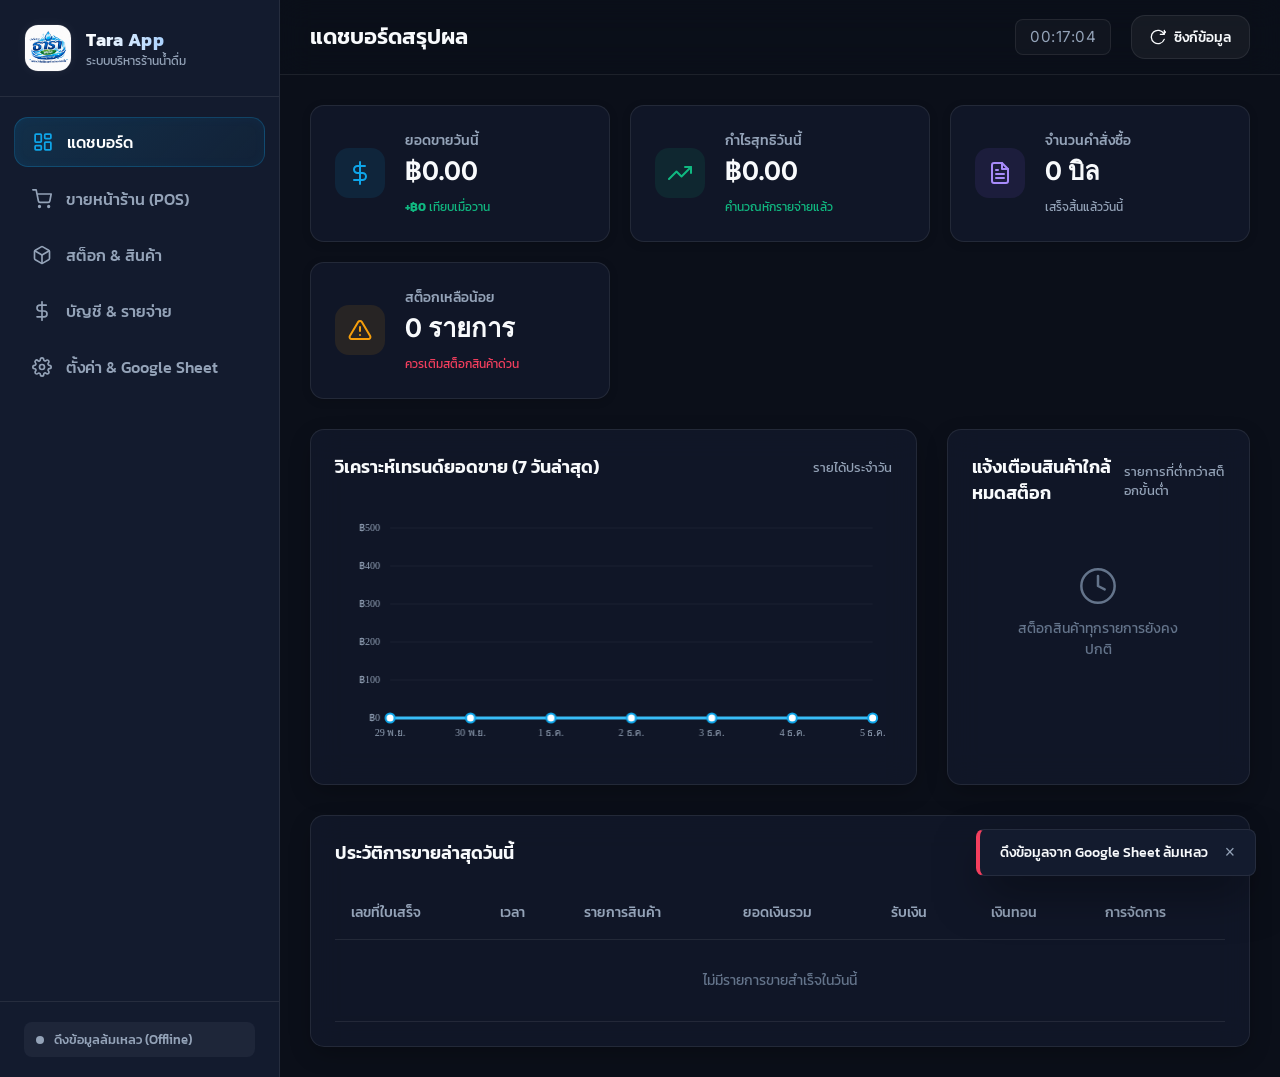
<file: index.html>
<!DOCTYPE html>
<html lang="th">
<head>
    <meta charset="UTF-8">
    <meta name="viewport" content="width=device-width, initial-scale=1.0">
    <title>Tara App - ระบบจัดการร้านน้ำดื่มและเครื่องดื่ม</title>
    <!-- Google Fonts -->
    <link rel="preconnect" href="https://fonts.googleapis.com">
    <link rel="preconnect" href="https://fonts.gstatic.com" crossorigin>
    <link href="https://fonts.googleapis.com/css2?family=Inter:wght@300;400;500;600;700&family=Kanit:wght@300;400;500;600&display=swap" rel="stylesheet">
    <link rel="stylesheet" href="style.css">
</head>
<body>
    <div class="app-container">
        <!-- Sidebar Navigation -->
        <aside class="sidebar">
            <div class="sidebar-brand">
                <img src="logo/Logo-TARA.jpg" alt="Tara Logo" class="brand-logo-img">
                <div class="brand-details">
                    <h1>Tara App</h1>
                    <span>ระบบบริหารร้านน้ำดื่ม</span>
                </div>
            </div>
            
            <nav class="sidebar-menu">
                <a href="#" class="menu-item active" data-tab="dashboard" id="nav-dashboard">
                    <span class="menu-icon">
                        <svg xmlns="http://www.w3.org/2000/svg" width="20" height="20" viewBox="0 0 24 24" fill="none" stroke="currentColor" stroke-width="2" stroke-linecap="round" stroke-linejoin="round"><rect x="3" y="3" width="7" height="9" rx="1"/><rect x="14" y="3" width="7" height="5" rx="1"/><rect x="14" y="12" width="7" height="9" rx="1"/><rect x="3" y="16" width="7" height="5" rx="1"/></svg>
                    </span>
                    <span class="menu-text">แดชบอร์ด</span>
                </a>
                <a href="#" class="menu-item" data-tab="pos" id="nav-pos">
                    <span class="menu-icon">
                        <svg xmlns="http://www.w3.org/2000/svg" width="20" height="20" viewBox="0 0 24 24" fill="none" stroke="currentColor" stroke-width="2" stroke-linecap="round" stroke-linejoin="round"><circle cx="9" cy="21" r="1"/><circle cx="20" cy="21" r="1"/><path d="M1 1h4l2.68 13.39a2 2 0 0 0 2 1.61h9.72a2 2 0 0 0 2-1.61L23 6H6"/></svg>
                    </span>
                    <span class="menu-text">ขายหน้าร้าน (POS)</span>
                </a>
                <a href="#" class="menu-item" data-tab="stock" id="nav-stock">
                    <span class="menu-icon">
                        <svg xmlns="http://www.w3.org/2000/svg" width="20" height="20" viewBox="0 0 24 24" fill="none" stroke="currentColor" stroke-width="2" stroke-linecap="round" stroke-linejoin="round"><path d="M21 16V8a2 2 0 0 0-1-1.73l-7-4a2 2 0 0 0-2 0l-7 4A2 2 0 0 0 3 8v8a2 2 0 0 0 1 1.73l7 4a2 2 0 0 0 2 0l7-4A2 2 0 0 0 21 16z"/><polyline points="3.27 6.96 12 12.01 20.73 6.96"/><line x1="12" y1="22.08" x2="12" y2="12"/></svg>
                    </span>
                    <span class="menu-text">สต็อก & สินค้า</span>
                </a>
                <a href="#" class="menu-item" data-tab="accounting" id="nav-accounting">
                    <span class="menu-icon">
                        <svg xmlns="http://www.w3.org/2000/svg" width="20" height="20" viewBox="0 0 24 24" fill="none" stroke="currentColor" stroke-width="2" stroke-linecap="round" stroke-linejoin="round"><line x1="12" y1="1" x2="12" y2="23"/><path d="M17 5H9.5a3.5 3.5 0 0 0 0 7h5a3.5 3.5 0 0 1 0 7H6"/></svg>
                    </span>
                    <span class="menu-text">บัญชี & รายจ่าย</span>
                </a>
                <a href="#" class="menu-item" data-tab="settings" id="nav-settings">
                    <span class="menu-icon">
                        <svg xmlns="http://www.w3.org/2000/svg" width="20" height="20" viewBox="0 0 24 24" fill="none" stroke="currentColor" stroke-width="2" stroke-linecap="round" stroke-linejoin="round"><circle cx="12" cy="12" r="3"/><path d="M19.4 15a1.65 1.65 0 0 0 .33 1.82l.06.06a2 2 0 1 1-2.83 2.83l-.06-.06a1.65 1.65 0 0 0-1.82-.33 1.65 1.65 0 0 0-1 1.51V21a2 2 0 0 1-4 0v-.09A1.65 1.65 0 0 0 9 19.4a1.65 1.65 0 0 0-1.82.33l-.06.06a2 2 0 1 1-2.83-2.83l.06-.06a1.65 1.65 0 0 0 .33-1.82 1.65 1.65 0 0 0-1.51-1H3a2 2 0 0 1 0-4h.09A1.65 1.65 0 0 0 4.6 9a1.65 1.65 0 0 0-.33-1.82l-.06-.06a2 2 0 1 1 2.83-2.83l.06.06a1.65 1.65 0 0 0 1.82.33H9a1.65 1.65 0 0 0 1-1.51V3a2 2 0 0 1 4 0v.09a1.65 1.65 0 0 0 1 1.51 1.65 1.65 0 0 0 1.82-.33l.06-.06a2 2 0 1 1 2.83 2.83l-.06.06a1.65 1.65 0 0 0-.33 1.82V9a1.65 1.65 0 0 0 1.51 1H21a2 2 0 0 1 0 4h-.09a1.65 1.65 0 0 0-1.51 1z"/></svg>
                    </span>
                    <span class="menu-text">ตั้งค่า & Google Sheet</span>
                </a>
            </nav>

            <div class="sidebar-footer">
                <div class="sync-status offline" id="connection-indicator">
                    <span class="status-dot"></span>
                    <span class="status-label" id="connection-status-text">Local Storage Only</span>
                </div>
            </div>
        </aside>

        <!-- Main Content Area -->
        <main class="main-content">
            <!-- Header/Topbar -->
            <header class="topbar">
                <div class="topbar-left">
                    <button class="mobile-toggle" id="mobile-nav-toggle">
                        <svg xmlns="http://www.w3.org/2000/svg" width="24" height="24" viewBox="0 0 24 24" fill="none" stroke="currentColor" stroke-width="2" stroke-linecap="round" stroke-linejoin="round"><line x1="3" y1="12" x2="21" y2="12"/><line x1="3" y1="6" x2="21" y2="6"/><line x1="3" y1="18" x2="21" y2="18"/></svg>
                    </button>
                    <h2 class="page-title" id="current-page-title">แดชบอร์ดสรุปผล</h2>
                </div>
                <div class="topbar-right">
                    <div class="current-time" id="clock-display">14:00:00</div>
                    <button class="btn btn-secondary sync-now-btn" id="header-sync-btn" title="ซิงก์ข้อมูลกับ Google Sheet ตอนนี้">
                        <svg xmlns="http://www.w3.org/2000/svg" width="16" height="16" viewBox="0 0 24 24" fill="none" stroke="currentColor" stroke-width="2" stroke-linecap="round" stroke-linejoin="round"><path d="M21.5 2v6h-6M21.34 15.57a10 10 0 1 1-.57-8.38l5.67-5.67"/></svg>
                        <span>ซิงก์ข้อมูล</span>
                    </button>
                </div>
            </header>

            <!-- Container for pages (Tabs) -->
            <div class="content-body">
                
                <!-- 1. DASHBOARD PAGE -->
                <section class="tab-panel active" id="tab-dashboard">
                    <!-- Stats Grid -->
                    <div class="stats-grid">
                        <div class="stat-card">
                            <div class="stat-icon income">
                                <svg xmlns="http://www.w3.org/2000/svg" width="24" height="24" viewBox="0 0 24 24" fill="none" stroke="currentColor" stroke-width="2" stroke-linecap="round" stroke-linejoin="round"><line x1="12" y1="1" x2="12" y2="23"/><path d="M17 5H9.5a3.5 3.5 0 0 0 0 7h5a3.5 3.5 0 0 1 0 7H6"/></svg>
                            </div>
                            <div class="stat-info">
                                <h3>ยอดขายวันนี้</h3>
                                <p class="stat-value" id="stat-sales-today">฿0.00</p>
                                <span class="stat-trend trend-up" id="stat-sales-diff">฿0.00 จากเมื่อวาน</span>
                            </div>
                        </div>

                        <div class="stat-card">
                            <div class="stat-icon profit">
                                <svg xmlns="http://www.w3.org/2000/svg" width="24" height="24" viewBox="0 0 24 24" fill="none" stroke="currentColor" stroke-width="2" stroke-linecap="round" stroke-linejoin="round"><polyline points="23 6 13.5 15.5 8.5 10.5 1 18"/><polyline points="17 6 23 6 23 12"/></svg>
                            </div>
                            <div class="stat-info">
                                <h3>กำไรสุทธิวันนี้</h3>
                                <p class="stat-value" id="stat-profit-today">฿0.00</p>
                                <span class="stat-trend trend-up" id="stat-profit-diff">คำนวณหักรายจ่ายแล้ว</span>
                            </div>
                        </div>

                        <div class="stat-card">
                            <div class="stat-icon orders">
                                <svg xmlns="http://www.w3.org/2000/svg" width="24" height="24" viewBox="0 0 24 24" fill="none" stroke="currentColor" stroke-width="2" stroke-linecap="round" stroke-linejoin="round"><path d="M14 2H6a2 2 0 0 0-2 2v16a2 2 0 0 0 2 2h12a2 2 0 0 0 2-2V8z"/><polyline points="14 2 14 8 20 8"/><line x1="16" y1="13" x2="8" y2="13"/><line x1="16" y1="17" x2="8" y2="17"/><polyline points="10 9 9 9 8 9"/></svg>
                            </div>
                            <div class="stat-info">
                                <h3>จำนวนคำสั่งซื้อ</h3>
                                <p class="stat-value" id="stat-orders-today">0 บิล</p>
                                <span class="stat-trend" id="stat-orders-diff">เสร็จสิ้นแล้ววันนี้</span>
                            </div>
                        </div>

                        <div class="stat-card alert-card" id="stat-low-stock-card">
                            <div class="stat-icon warning">
                                <svg xmlns="http://www.w3.org/2000/svg" width="24" height="24" viewBox="0 0 24 24" fill="none" stroke="currentColor" stroke-width="2" stroke-linecap="round" stroke-linejoin="round"><path d="M10.29 3.86L1.82 18a2 2 0 0 0 1.71 3h16.94a2 2 0 0 0 1.71-3L13.71 3.86a2 2 0 0 0-3.42 0z"/><line x1="12" y1="9" x2="12" y2="13"/><line x1="12" y1="17" x2="12.01" y2="17"/></svg>
                            </div>
                            <div class="stat-info">
                                <h3>สต็อกเหลือน้อย</h3>
                                <p class="stat-value" id="stat-low-stock-count">0 รายการ</p>
                                <span class="stat-trend trend-down" id="stat-low-stock-desc">ควรเติมสต็อกสินค้าด่วน</span>
                            </div>
                        </div>
                    </div>

                    <!-- Dashboard Graphs and Alerts Grid -->
                    <div class="dashboard-grid">
                        <!-- Sales Chart Container -->
                        <div class="chart-container glass-card">
                            <div class="card-header">
                                <h3>วิเคราะห์เทรนด์ยอดขาย (7 วันล่าสุด)</h3>
                                <span class="card-subtitle">รายได้ประจำวัน</span>
                            </div>
                            <div class="chart-body">
                                <canvas id="salesChart" height="260"></canvas>
                            </div>
                        </div>

                        <!-- Low Stock & Alert list -->
                        <div class="alert-list-container glass-card">
                            <div class="card-header">
                                <h3>แจ้งเตือนสินค้าใกล้หมดสต็อก</h3>
                                <span class="card-subtitle">รายการที่ต่ำกว่าสต็อกขั้นต่ำ</span>
                            </div>
                            <div class="alert-list-body" id="low-stock-alert-list">
                                <!-- Dynamic Items -->
                                <div class="empty-state">
                                    <svg xmlns="http://www.w3.org/2000/svg" width="48" height="48" viewBox="0 0 24 24" fill="none" stroke="currentColor" stroke-width="1.5" stroke-linecap="round" stroke-linejoin="round"><circle cx="12" cy="12" r="10"/><polyline points="12 6 12 12 16 14"/></svg>
                                    <p>สต็อกสินค้าทุกรายการยังคงปกติ</p>
                                </div>
                            </div>
                        </div>
                    </div>

                    <!-- Recent Sales Table -->
                    <div class="recent-sales glass-card">
                        <div class="card-header">
                            <h3>ประวัติการขายล่าสุดวันนี้</h3>
                            <a href="#" class="btn btn-text" id="dashboard-to-ledger">ดูสมุดบัญชีทั้งหมด &rarr;</a>
                        </div>
                        <div class="table-responsive">
                            <table class="table" id="recent-sales-table">
                                <thead>
                                    <tr>
                                        <th>เลขที่ใบเสร็จ</th>
                                        <th>เวลา</th>
                                        <th>รายการสินค้า</th>
                                        <th>ยอดเงินรวม</th>
                                        <th>รับเงิน</th>
                                        <th>เงินทอน</th>
                                        <th>การจัดการ</th>
                                    </tr>
                                </thead>
                                <tbody id="recent-sales-tbody">
                                    <!-- Dynamic rows -->
                                    <tr>
                                        <td colspan="7" class="text-center">ไม่มีข้อมูลการขายในวันนี้</td>
                                    </tr>
                                </tbody>
                            </table>
                        </div>
                    </div>
                </section>

                <!-- 2. POS PAGE -->
                <section class="tab-panel" id="tab-pos">
                    <div class="pos-layout">
                        <!-- Menu Items Container (Left) -->
                        <div class="pos-menu-panel">
                            <!-- Category Filter and Search -->
                            <div class="menu-control-bar">
                                <div class="search-box">
                                    <svg xmlns="http://www.w3.org/2000/svg" width="18" height="18" viewBox="0 0 24 24" fill="none" stroke="currentColor" stroke-width="2" stroke-linecap="round" stroke-linejoin="round"><circle cx="11" cy="11" r="8"/><line x1="21" y1="21" x2="16.65" y2="16.65"/></svg>
                                    <input type="text" placeholder="ค้นหาน้ำดื่ม/เครื่องดื่ม..." id="pos-search-input">
                                </div>
                                <div class="category-filters" id="pos-category-filters">
                                    <button class="filter-btn active" data-category="all">ทั้งหมด</button>
                                    <button class="filter-btn" data-category="water">น้ำดื่มแพ็ก</button>
                                    <button class="filter-btn" data-category="soda">น้ำอัดลม</button>
                                    <button class="filter-btn" data-category="juice">น้ำผลไม้</button>
                                    <button class="filter-btn" data-category="energy">เครื่องดื่มชูกำลัง</button>
                                    <button class="filter-btn" data-category="other">อื่น ๆ</button>
                                </div>
                            </div>

                            <!-- Products Grid -->
                            <div class="pos-products-grid" id="pos-products-grid">
                                <!-- Dynamic Product Cards -->
                            </div>
                        </div>

                        <!-- Shopping Cart (Right) -->
                        <aside class="pos-cart-panel glass-card">
                            <div class="cart-header">
                                <h3>ตะกร้าสินค้า</h3>
                                <button class="btn btn-icon-text btn-danger-text" id="clear-cart-btn" title="ล้างตะกร้า">
                                    <svg xmlns="http://www.w3.org/2000/svg" width="16" height="16" viewBox="0 0 24 24" fill="none" stroke="currentColor" stroke-width="2" stroke-linecap="round" stroke-linejoin="round"><polyline points="3 6 5 6 21 6"/><path d="M19 6v14a2 2 0 0 1-2 2H7a2 2 0 0 1-2-2V6m3 0V4a2 2 0 0 1 2-2h4a2 2 0 0 1 2 2v2"/><line x1="10" y1="11" x2="10" y2="17"/><line x1="14" y1="11" x2="14" y2="17"/></svg>
                                    <span>ล้างตะกร้า</span>
                                </button>
                            </div>

                            <!-- Cart Items List -->
                            <div class="cart-items-list" id="cart-items-list">
                                <!-- Empty Cart State -->
                                <div class="empty-cart-state">
                                    <svg xmlns="http://www.w3.org/2000/svg" width="64" height="64" viewBox="0 0 24 24" fill="none" stroke="currentColor" stroke-width="1.5" stroke-linecap="round" stroke-linejoin="round"><circle cx="9" cy="21" r="1"/><circle cx="20" cy="21" r="1"/><path d="M1 1h4l2.68 13.39a2 2 0 0 0 2 1.61h9.72a2 2 0 0 0 2-1.61L23 6H6"/></svg>
                                    <p>ตะกร้าว่างเปล่า<br>กรุณาคลิกเลือกเครื่องดื่มเพื่อขาย</p>
                                </div>
                            </div>

                            <!-- Cart Pricing Summary -->
                            <div class="cart-summary">
                                <div class="summary-row">
                                    <span>ยอดรวมสินค้า</span>
                                    <span id="cart-subtotal">฿0.00</span>
                                </div>
                                <div class="summary-row discount-row">
                                    <span>ส่วนลดพิเศษ (฿)</span>
                                    <input type="number" value="0" min="0" id="cart-discount-input" class="summary-input">
                                </div>
                                <hr class="summary-divider">
                                <div class="summary-row total-row">
                                    <span>ยอดรวมสุทธิ</span>
                                    <span id="cart-total">฿0.00</span>
                                </div>
                            </div>

                            <!-- Cash Payment & Change Calculator -->
                            <div class="payment-section">
                                <div class="input-group">
                                    <label for="payment-cash-received">ยอดรับเงินสด (บาท)</label>
                                    <div class="cash-input-wrapper">
                                        <span class="currency-prefix">฿</span>
                                        <input type="number" id="payment-cash-received" placeholder="0" min="0">
                                    </div>
                                </div>

                                <!-- Quick Cash Buttons -->
                                <div class="quick-cash-grid">
                                    <button class="quick-cash-btn" data-value="20">20</button>
                                    <button class="quick-cash-btn" data-value="50">50</button>
                                    <button class="quick-cash-btn" data-value="100">100</button>
                                    <button class="quick-cash-btn" data-value="500">500</button>
                                    <button class="quick-cash-btn" data-value="1000">1,000</button>
                                    <button class="quick-cash-btn" id="cash-btn-exact">พอดี</button>
                                </div>

                                <div class="change-display">
                                    <span>เงินทอน</span>
                                    <span class="change-value" id="payment-change-value">฿0.00</span>
                                </div>

                                <button class="btn btn-primary btn-block btn-lg" id="checkout-submit-btn" disabled>
                                    <svg xmlns="http://www.w3.org/2000/svg" width="20" height="20" viewBox="0 0 24 24" fill="none" stroke="currentColor" stroke-width="2" stroke-linecap="round" stroke-linejoin="round"><path d="M22 11.08V12a10 10 0 1 1-5.93-9.14"/><polyline points="22 4 12 14.01 9 11.01"/></svg>
                                    <span>ยืนยันการขาย & ออกใบเสร็จ</span>
                                </button>
                            </div>
                        </aside>
                    </div>
                </section>

                <!-- 3. INVENTORY & STOCK PAGE -->
                <section class="tab-panel" id="tab-stock">
                    <!-- Actions Row -->
                    <div class="table-actions-bar">
                        <div class="search-box">
                            <svg xmlns="http://www.w3.org/2000/svg" width="18" height="18" viewBox="0 0 24 24" fill="none" stroke="currentColor" stroke-width="2" stroke-linecap="round" stroke-linejoin="round"><circle cx="11" cy="11" r="8"/><line x1="21" y1="21" x2="16.65" y2="16.65"/></svg>
                            <input type="text" placeholder="ค้นหาสินค้าเพื่อจัดการสต็อก..." id="stock-search-input">
                        </div>
                        <div class="action-buttons">
                            <button class="btn btn-secondary" id="stock-filter-low" data-active="false">
                                <svg xmlns="http://www.w3.org/2000/svg" width="16" height="16" viewBox="0 0 24 24" fill="none" stroke="currentColor" stroke-width="2" stroke-linecap="round" stroke-linejoin="round"><path d="M10.29 3.86L1.82 18a2 2 0 0 0 1.71 3h16.94a2 2 0 0 0 1.71-3L13.71 3.86a2 2 0 0 0-3.42 0z"/></svg>
                                <span>กรองสต็อกต่ำกว่าเกณฑ์</span>
                            </button>
                            <button class="btn btn-primary" id="open-add-product-modal-btn">
                                <svg xmlns="http://www.w3.org/2000/svg" width="16" height="16" viewBox="0 0 24 24" fill="none" stroke="currentColor" stroke-width="2" stroke-linecap="round" stroke-linejoin="round"><line x1="12" y1="5" x2="12" y2="19"/><line x1="5" y1="12" x2="19" y2="12"/></svg>
                                <span>เพิ่มรายการสินค้าใหม่</span>
                            </button>
                        </div>
                    </div>

                    <!-- Stock Master Table -->
                    <div class="stock-table-container glass-card">
                        <div class="table-responsive">
                            <table class="table align-middle" id="stock-master-table">
                                <thead>
                                    <tr>
                                        <th>ภาพ</th>
                                        <th>ชื่อสินค้า</th>
                                        <th>หมวดหมู่</th>
                                        <th>ราคาขาย</th>
                                        <th>สต็อกปัจจุบัน</th>
                                        <th>เกณฑ์แจ้งเตือนขั้นต่ำ</th>
                                        <th>สถานะสต็อก</th>
                                        <th>การจัดการสต็อกด่วน</th>
                                        <th>การดำเนินการ</th>
                                    </tr>
                                </thead>
                                <tbody id="stock-master-tbody">
                                    <!-- Dynamic Rows -->
                                </tbody>
                            </table>
                        </div>
                    </div>
                </section>

                <!-- 4. ACCOUNTING PAGE -->
                <section class="tab-panel" id="tab-accounting">
                    <div class="accounting-summary-grid">
                        <div class="acc-summary-card income">
                            <span class="acc-card-label">รายรับสะสม (ยอดขาย)</span>
                            <h2 id="acc-total-income">฿0.00</h2>
                            <p class="acc-card-desc" id="acc-income-count">0 บิลขาย</p>
                        </div>
                        <div class="acc-summary-card expense">
                            <span class="acc-card-label">รายจ่ายรวม</span>
                            <h2 id="acc-total-expense">฿0.00</h2>
                            <p class="acc-card-desc" id="acc-expense-count">0 รายการรายจ่าย</p>
                        </div>
                        <div class="acc-summary-card profit-net">
                            <span class="acc-card-label">กำไรสุทธิทั้งหมด</span>
                            <h2 id="acc-total-net-profit">฿0.00</h2>
                            <p class="acc-card-desc" id="acc-net-profit-percentage">คิดเป็น 0% ของรายรับ</p>
                        </div>
                    </div>

                    <div class="accounting-grid">
                        <!-- Add Expense Form -->
                        <div class="expense-form-container glass-card">
                            <div class="card-header">
                                <h3>บันทึกรายจ่ายร้านค้า</h3>
                                <span class="card-subtitle">ป้อนค่าใช้จ่ายเพื่อคำนวณกำไรสุทธิ</span>
                            </div>
                            <form id="accounting-expense-form">
                                <div class="input-group">
                                    <label for="expense-title">ชื่อรายการรายจ่าย</label>
                                    <input type="text" id="expense-title" placeholder="เช่น ซื้อน้ำแข็ง, ค่าไฟร้าน, ค่าส่งของ" required>
                                </div>

                                <div class="form-row">
                                    <div class="input-group">
                                        <label for="expense-category">หมวดหมู่</label>
                                        <select id="expense-category" required>
                                            <option value="raw_materials">วัตถุดิบและน้ำดื่ม</option>
                                            <option value="utilities">ค่าน้ำ/ค่าไฟ/อินเทอร์เน็ต</option>
                                            <option value="rent">ค่าเช่าร้าน/สถานที่</option>
                                            <option value="salary">ค่าแรงพนักงาน</option>
                                            <option value="transport">ค่าเดินทาง/ขนส่ง</option>
                                            <option value="other">อื่น ๆ</option>
                                        </select>
                                    </div>
                                    <div class="input-group">
                                        <label for="expense-amount">จำนวนเงิน (บาท)</label>
                                        <input type="number" id="expense-amount" placeholder="0.00" min="0.01" step="0.01" required>
                                    </div>
                                </div>

                                <div class="input-group">
                                    <label for="expense-date">วันที่บันทึก</label>
                                    <input type="date" id="expense-date" required>
                                </div>

                                <button type="submit" class="btn btn-primary btn-block">
                                    <svg xmlns="http://www.w3.org/2000/svg" width="16" height="16" viewBox="0 0 24 24" fill="none" stroke="currentColor" stroke-width="2" stroke-linecap="round" stroke-linejoin="round"><line x1="12" y1="5" x2="12" y2="19"/><line x1="5" y1="12" x2="19" y2="12"/></svg>
                                    <span>บันทึกรายจ่าย</span>
                                </button>
                            </form>
                        </div>

                        <!-- Accounting Ledger / Transactions -->
                        <div class="ledger-container glass-card">
                            <div class="card-header">
                                <h3>สมุดบันทึกรายการเดินบัญชี (Ledger)</h3>
                                <div class="ledger-header-actions">
                                    <select id="ledger-filter-type" class="select-sm">
                                        <option value="all">ทั้งหมด</option>
                                        <option value="income">รายรับ (การขาย)</option>
                                        <option value="expense">รายจ่าย</option>
                                    </select>
                                </div>
                            </div>
                            <div class="ledger-body">
                                <div class="table-responsive">
                                    <table class="table" id="ledger-table">
                                        <thead>
                                            <tr>
                                                <th>วันเวลา</th>
                                                <th>ประเภท</th>
                                                <th>รายการบันทึก</th>
                                                <th>หมวดหมู่</th>
                                                <th>ยอดเงิน</th>
                                                <th>การจัดการ</th>
                                            </tr>
                                        </thead>
                                        <tbody id="ledger-tbody">
                                            <!-- Dynamic Rows -->
                                        </tbody>
                                    </table>
                                </div>
                            </div>
                        </div>
                    </div>
                </section>

                <!-- 5. SETTINGS & GOOGLE SHEETS SYNC PAGE -->
                <section class="tab-panel" id="tab-settings">
                    <div class="settings-grid">
                        
                        <!-- Configuration Card -->
                        <div class="settings-card glass-card">
                            <div class="card-header">
                                <h3>การเชื่อมต่อ Google Sheets</h3>
                                <span class="card-subtitle">ซิงก์ข้อมูลไปเก็บบน Google Sheets ของคุณแบบเรียลไทม์</span>
                            </div>
                            <div class="settings-body">
                                <div class="connection-setup-form">
                                    <div class="input-group">
                                        <label for="google-sheet-url">Google Apps Script Web App URL</label>
                                        <input type="url" id="google-sheet-url" placeholder="https://script.google.com/macros/s/.../exec">
                                        <p class="input-tip">สร้าง URL นี้ได้ฟรีจาก Google Sheet ของคุณ ตามคู่มือแนะนำด้านล่าง</p>
                                    </div>
                                    <div class="settings-actions">
                                        <button class="btn btn-secondary" id="btn-test-sheet-conn" title="ทดสอบการเชื่อมต่อ">
                                            <svg xmlns="http://www.w3.org/2000/svg" width="16" height="16" viewBox="0 0 24 24" fill="none" stroke="currentColor" stroke-width="2" stroke-linecap="round" stroke-linejoin="round"><circle cx="12" cy="12" r="10"/><path d="m4.93 4.93 4.24 4.24"/></svg>
                                            <span>ทดสอบเชื่อมต่อ</span>
                                        </button>
                                        <button class="btn btn-primary" id="btn-save-sheet-url" title="บันทึกและซิงก์ข้อมูล">
                                            <svg xmlns="http://www.w3.org/2000/svg" width="16" height="16" viewBox="0 0 24 24" fill="none" stroke="currentColor" stroke-width="2" stroke-linecap="round" stroke-linejoin="round"><path d="M19 21H5a2 2 0 0 1-2-2V5a2 2 0 0 1 2-2h11l5 5v11a2 2 0 0 1-2 2z"/><polyline points="17 21 17 13 7 13 7 21"/><polyline points="7 3 7 8 15 8"/></svg>
                                            <span>บันทึก & ซิงก์</span>
                                        </button>
                                        <button class="btn btn-secondary-outline" id="btn-copy-share-url" title="คัดลอกลิงก์สำหรับเปิดแอปบนเครื่องอื่นเพื่อใช้ข้อมูลชุดเดียวกันโดยอัตโนมัติ">
                                            <svg xmlns="http://www.w3.org/2000/svg" width="16" height="16" viewBox="0 0 24 24" fill="none" stroke="currentColor" stroke-width="2" stroke-linecap="round" stroke-linejoin="round"><path d="M4 12v8a2 2 0 0 0 2 2h12a2 2 0 0 0 2-2v-8"/><polyline points="16 6 12 2 8 6"/><line x1="12" y1="2" x2="12" y2="15"/></svg>
                                            <span>แชร์ลิงก์เปิดเครื่องอื่น</span>
                                        </button>
                                    </div>
                                </div>

                                <hr class="settings-divider">

                                <div class="sync-data-management">
                                    <h4>จัดการข้อมูลการซิงก์</h4>
                                    <p class="desc-text">คุณสามารถนำเข้า/ส่งออกข้อมูลเครื่องดื่มและยอดขาย เพื่อสำรองข้อมูลได้</p>
                                    <div class="button-row">
                                        <button class="btn btn-secondary-outline" id="btn-sync-pull">
                                            <svg xmlns="http://www.w3.org/2000/svg" width="16" height="16" viewBox="0 0 24 24" fill="none" stroke="currentColor" stroke-width="2" stroke-linecap="round" stroke-linejoin="round"><path d="M21 15v4a2 2 0 0 1-2 2H5a2 2 0 0 1-2-2v-4"/><polyline points="7 10 12 15 17 10"/><line x1="12" y1="15" x2="12" y2="3"/></svg>
                                            <span>ดึงข้อมูลจาก Google Sheet (Pull)</span>
                                        </button>
                                        <button class="btn btn-secondary-outline" id="btn-sync-push">
                                            <svg xmlns="http://www.w3.org/2000/svg" width="16" height="16" viewBox="0 0 24 24" fill="none" stroke="currentColor" stroke-width="2" stroke-linecap="round" stroke-linejoin="round"><path d="M21 15v4a2 2 0 0 1-2 2H5a2 2 0 0 1-2-2v-4"/><polyline points="17 8 12 3 7 8"/><line x1="12" y1="3" x2="12" y2="15"/></svg>
                                            <span>ส่งข้อมูลขึ้น Google Sheet (Push)</span>
                                        </button>
                                    </div>
                                </div>

                                <hr class="settings-divider">

                                <div class="demo-reset-section">
                                    <h4>ตัวอย่างการใช้งานและการล้างข้อมูล</h4>
                                    <p class="desc-text">โหลดข้อมูลตัวอย่างเริ่มต้นเพื่อลองขาย หรือล้างข้อมูลทั้งหมดในเครื่องเพื่อเริ่มต้นใหม่</p>
                                    <div class="button-row">
                                        <button class="btn btn-secondary" id="btn-load-demo-data">โหลดสินค้าจำลองตัวอย่าง</button>
                                        <button class="btn btn-danger-outline" id="btn-reset-app-data">ล้างข้อมูลทั้งหมดในเครื่อง</button>
                                    </div>
                                </div>
                            </div>
                        </div>

                        <!-- Guide Card -->
                        <div class="settings-card glass-card">
                            <div class="card-header">
                                <h3>สคริปต์ Google Apps Script และขั้นตอนการติดตั้ง</h3>
                                <span class="card-subtitle">สร้างสะพานเชื่อมข้อมูลจากเว็บเข้าสู่สเปรดชีตของคุณ</span>
                            </div>
                            <div class="guide-body">
                                <ol class="guide-steps">
                                    <li>สร้าง **Google Sheet** ใหม่ขึ้นมา 1 ใบ</li>
                                    <li>กดไปที่ **ส่วนขยาย (Extensions) &rarr; Apps Script**</li>
                                    <li>ลบโค้ดเริ่มต้นออกทั้งหมด แล้วคัดลอกโค้ดสคริปต์ด้านล่างนี้ไปวางแทนที่</li>
                                    <li>คลิกที่ปุ่ม **การเปิดใช้งาน (Deploy) &rarr; การเปิดใช้งานใหม่... (New Deployment)**</li>
                                    <li>เลือกประเภทเป็น **เว็บแอป (Web App)**</li>
                                    <li>ตั้งค่า **ผู้มีสิทธิ์เข้าถึง (Who has access)** เป็น **ทุกคน (Anyone)**</li>
                                    <li>คลิก **เปิดใช้งาน (Deploy)** ยอมรับสิทธิ์ และคัดลอก **URL เว็บแอป** มาใส่ในช่องตั้งค่าด้านซ้าย</li>
                                </ol>
                                
                                <div class="script-box-container">
                                    <div class="script-header">
                                        <span>Google Apps Script Code</span>
                                        <button class="btn btn-sm btn-secondary" id="btn-copy-script">คัดลอกโค้ด</button>
                                    </div>
                                    <textarea readonly id="apps-script-textarea" class="code-textarea"></textarea>
                                </div>
                            </div>
                        </div>
                    </div>
                </section>
                
            </div>
        </main>
    </div>

    <!-- MODAL: ADD/EDIT PRODUCT -->
    <div class="modal" id="product-modal">
        <div class="modal-content glass-card">
            <div class="modal-header">
                <h3 id="product-modal-title">เพิ่มรายการสินค้าใหม่</h3>
                <button class="btn-close" id="product-modal-close">&times;</button>
            </div>
            <form id="product-modal-form">
                <input type="hidden" id="product-id-input">
                
                <div class="input-group">
                    <label for="product-name-input">ชื่อน้ำดื่ม/เครื่องดื่ม</label>
                    <input type="text" id="product-name-input" placeholder="เช่น น้ำดื่มคริสตัล 1.5 ลิตร (แพ็ก 6)" required>
                </div>

                <div class="form-row">
                    <div class="input-group">
                        <label for="product-category-input">หมวดหมู่</label>
                        <select id="product-category-input" required>
                            <option value="water">น้ำดื่มแพ็ก</option>
                            <option value="soda">น้ำอัดลม</option>
                            <option value="juice">น้ำผลไม้</option>
                            <option value="energy">เครื่องดื่มชูกำลัง</option>
                            <option value="other">อื่น ๆ</option>
                        </select>
                    </div>
                    <div class="input-group">
                        <label for="product-image-select">ไอคอนอิโมจิเริ่มต้น</label>
                        <select id="product-image-select">
                            <option value="water-pack">💧 แพ็กน้ำดื่มมาตรฐาน</option>
                            <option value="water-bottle">🍼 ขวดน้ำดื่มเดี่ยว</option>
                            <option value="soda-can">🥤 กระป๋องน้ำอัดลม</option>
                            <option value="soda-bottle">🍾 ขวดน้ำอัดลม/ขวดแก้ว</option>
                            <option value="juice-box">🧃 กล่องน้ำผลไม้/นม</option>
                            <option value="energy-bottle">⚡ ขวดแก้วเครื่องดื่มชูกำลัง</option>
                            <option value="other-beverage">📦 ลังสินค้า/อื่น ๆ</option>
                        </select>
                    </div>
                </div>

                <div class="form-row">
                    <div class="input-group">
                        <label for="product-cost-input">ราคาต้นทุนต่อหน่วย (บาท)</label>
                        <input type="number" id="product-cost-input" placeholder="0.00" min="0" step="0.01" required>
                    </div>
                    <div class="input-group">
                        <label for="product-price-input">ราคาขายต่อหน่วย (บาท)</label>
                        <input type="number" id="product-price-input" placeholder="0.00" min="0" step="0.01" required>
                    </div>
                </div>

                <div class="form-row">
                    <div class="input-group">
                        <label for="product-stock-input">สต็อกปัจจุบัน</label>
                        <input type="number" id="product-stock-input" placeholder="0" min="0" value="0" required>
                    </div>
                    <div class="input-group">
                        <label for="product-min-stock-input">เกณฑ์แจ้งเตือนสต็อกต่ำ</label>
                        <input type="number" id="product-min-stock-input" placeholder="10" min="0" value="10" required>
                    </div>
                </div>

                <div class="form-row" style="align-items: center;">
                    <div class="input-group">
                        <label for="product-image-file">อัปโหลดรูปภาพสินค้า (PNG/JPG)</label>
                        <input type="file" id="product-image-file" accept="image/*">
                        <input type="hidden" id="product-image-base64">
                    </div>
                    <div class="input-group">
                        <label>ภาพตัวอย่าง</label>
                        <div class="image-upload-preview" id="image-upload-preview" style="height: 50px; display: flex; align-items: center; justify-content: center; border: 1px dashed var(--border-color); border-radius: var(--radius-sm); overflow: hidden; background: rgba(0,0,0,0.2);">
                            <span style="font-size: 0.8rem; color: var(--text-muted);">ไม่มีรูปภาพ</span>
                        </div>
                    </div>
                </div>

                <div class="modal-footer">
                    <button type="button" class="btn btn-secondary" id="product-modal-cancel">ยกเลิก</button>
                    <button type="submit" class="btn btn-primary" id="product-modal-submit">บันทึกสินค้า</button>
                </div>
            </form>
        </div>
    </div>

    <!-- MODAL: RECEIPT VISUALIZER -->
    <div class="modal" id="receipt-modal">
        <div class="modal-content receipt-modal-content glass-card">
            <div class="modal-header">
                <h3>การขายเสร็จสมบูรณ์</h3>
                <button class="btn-close" id="receipt-modal-close">&times;</button>
            </div>
            
            <div class="receipt-paper" id="receipt-print-area">
                <div class="receipt-header">
                    <img src="logo/Logo-TARA.jpg" class="receipt-logo" alt="Logo">
                    <h2>TARA APP DRINK SHOP</h2>
                    <p>ระบบหน้าร้านขายส่ง-ปลีก น้ำดื่ม & เครื่องดื่ม</p>
                    <p class="receipt-meta">วันที่: <span id="rec-date">14/07/2026</span> | เวลา: <span id="rec-time">14:00</span></p>
                    <p class="receipt-meta">เลขใบเสร็จ: <span id="rec-number">TR-123456</span></p>
                </div>
                
                <hr class="receipt-divider">
                
                <table class="receipt-table">
                    <thead>
                        <tr>
                            <th>รายการ</th>
                            <th class="text-center">จำนวน</th>
                            <th class="text-right">ราคา</th>
                        </tr>
                    </thead>
                    <tbody id="receipt-items-tbody">
                        <!-- Dynamic items -->
                    </tbody>
                </table>
                
                <hr class="receipt-divider">
                
                <div class="receipt-totals">
                    <div class="total-row">
                        <span>ยอดรวม</span>
                        <span id="rec-subtotal">฿0.00</span>
                    </div>
                    <div class="total-row discount" id="rec-discount-row">
                        <span>ส่วนลดพิเศษ</span>
                        <span id="rec-discount">฿0.00</span>
                    </div>
                    <div class="total-row grand-total">
                        <span>ยอดรวมสุทธิ</span>
                        <span id="rec-total">฿0.00</span>
                    </div>
                    <hr class="receipt-divider-dash">
                    <div class="total-row">
                        <span>รับเงินสด</span>
                        <span id="rec-cash-received">฿0.00</span>
                    </div>
                    <div class="total-row">
                        <span>เงินทอน</span>
                        <span id="rec-change">฿0.00</span>
                    </div>
                </div>
                
                <div class="receipt-footer">
                    <p>ขอบคุณที่ใช้บริการครับ/ค่ะ</p>
                    <p>Powered by Tara App & Google Sheets</p>
                </div>
            </div>
            
            <div class="modal-footer">
                <button class="btn btn-secondary" id="btn-close-receipt">ปิดหน้าต่าง</button>
                <button class="btn btn-primary" id="btn-print-receipt">
                    <svg xmlns="http://www.w3.org/2000/svg" width="16" height="16" viewBox="0 0 24 24" fill="none" stroke="currentColor" stroke-width="2" stroke-linecap="round" stroke-linejoin="round"><polyline points="6 9 6 2 18 2 18 9"/><path d="M6 18H4a2 2 0 0 1-2-2v-5a2 2 0 0 1 2-2h16a2 2 0 0 1 2 2v5a2 2 0 0 1-2 2h-2"/><rect x="6" y="14" width="12" height="8"/></svg>
                    <span>สั่งพิมพ์ใบเสร็จ (Print)</span>
                </button>
            </div>
        </div>
    </div>

    <!-- Notification Toast -->
    <div class="toast-container" id="toast-container"></div>

    <!-- JS Logic -->
    <script src="app.js"></script>
</body>
</html>
</file>
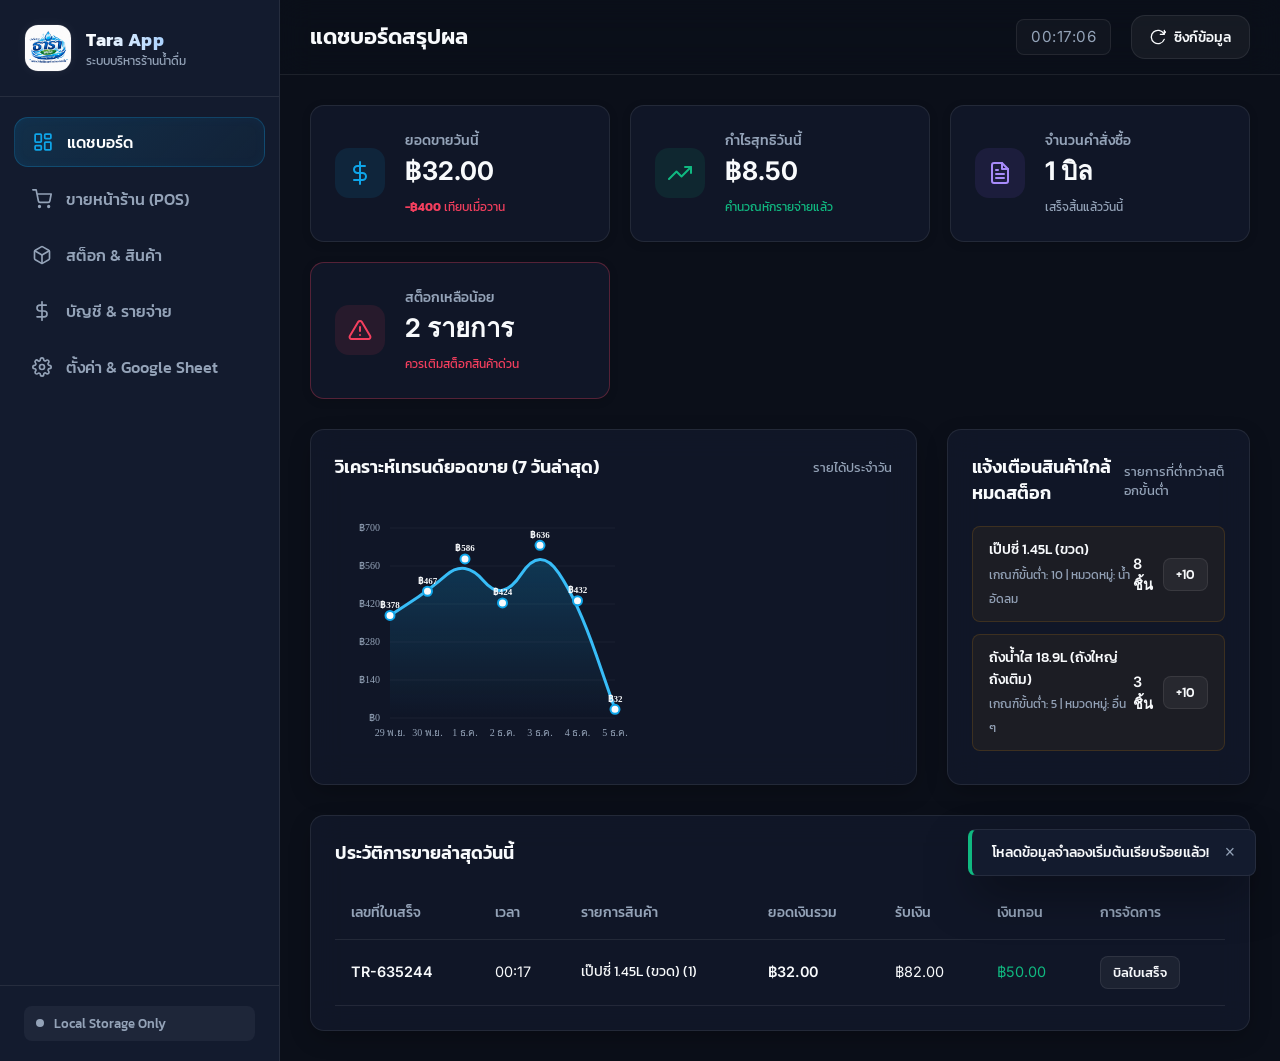
<file: Tara App/index.html>
<!DOCTYPE html>
<html lang="th">
<head>
    <meta charset="UTF-8">
    <meta name="viewport" content="width=device-width, initial-scale=1.0">
    <title>Tara App - ระบบจัดการร้านน้ำดื่มและเครื่องดื่ม</title>
    <!-- Google Fonts -->
    <link rel="preconnect" href="https://fonts.googleapis.com">
    <link rel="preconnect" href="https://fonts.gstatic.com" crossorigin>
    <link href="https://fonts.googleapis.com/css2?family=Inter:wght@300;400;500;600;700&family=Kanit:wght@300;400;500;600&display=swap" rel="stylesheet">
    <link rel="stylesheet" href="style.css">
</head>
<body>
    <div class="app-container">
        <!-- Sidebar Navigation -->
        <aside class="sidebar">
            <div class="sidebar-brand">
                <img src="logo/Logo-TARA.jpg" alt="Tara Logo" class="brand-logo-img">
                <div class="brand-details">
                    <h1>Tara App</h1>
                    <span>ระบบบริหารร้านน้ำดื่ม</span>
                </div>
            </div>
            
            <nav class="sidebar-menu">
                <a href="#" class="menu-item active" data-tab="dashboard" id="nav-dashboard">
                    <span class="menu-icon">
                        <svg xmlns="http://www.w3.org/2000/svg" width="20" height="20" viewBox="0 0 24 24" fill="none" stroke="currentColor" stroke-width="2" stroke-linecap="round" stroke-linejoin="round"><rect x="3" y="3" width="7" height="9" rx="1"/><rect x="14" y="3" width="7" height="5" rx="1"/><rect x="14" y="12" width="7" height="9" rx="1"/><rect x="3" y="16" width="7" height="5" rx="1"/></svg>
                    </span>
                    <span class="menu-text">แดชบอร์ด</span>
                </a>
                <a href="#" class="menu-item" data-tab="pos" id="nav-pos">
                    <span class="menu-icon">
                        <svg xmlns="http://www.w3.org/2000/svg" width="20" height="20" viewBox="0 0 24 24" fill="none" stroke="currentColor" stroke-width="2" stroke-linecap="round" stroke-linejoin="round"><circle cx="9" cy="21" r="1"/><circle cx="20" cy="21" r="1"/><path d="M1 1h4l2.68 13.39a2 2 0 0 0 2 1.61h9.72a2 2 0 0 0 2-1.61L23 6H6"/></svg>
                    </span>
                    <span class="menu-text">ขายหน้าร้าน (POS)</span>
                </a>
                <a href="#" class="menu-item" data-tab="stock" id="nav-stock">
                    <span class="menu-icon">
                        <svg xmlns="http://www.w3.org/2000/svg" width="20" height="20" viewBox="0 0 24 24" fill="none" stroke="currentColor" stroke-width="2" stroke-linecap="round" stroke-linejoin="round"><path d="M21 16V8a2 2 0 0 0-1-1.73l-7-4a2 2 0 0 0-2 0l-7 4A2 2 0 0 0 3 8v8a2 2 0 0 0 1 1.73l7 4a2 2 0 0 0 2 0l7-4A2 2 0 0 0 21 16z"/><polyline points="3.27 6.96 12 12.01 20.73 6.96"/><line x1="12" y1="22.08" x2="12" y2="12"/></svg>
                    </span>
                    <span class="menu-text">สต็อก & สินค้า</span>
                </a>
                <a href="#" class="menu-item" data-tab="accounting" id="nav-accounting">
                    <span class="menu-icon">
                        <svg xmlns="http://www.w3.org/2000/svg" width="20" height="20" viewBox="0 0 24 24" fill="none" stroke="currentColor" stroke-width="2" stroke-linecap="round" stroke-linejoin="round"><line x1="12" y1="1" x2="12" y2="23"/><path d="M17 5H9.5a3.5 3.5 0 0 0 0 7h5a3.5 3.5 0 0 1 0 7H6"/></svg>
                    </span>
                    <span class="menu-text">บัญชี & รายจ่าย</span>
                </a>
                <a href="#" class="menu-item" data-tab="settings" id="nav-settings">
                    <span class="menu-icon">
                        <svg xmlns="http://www.w3.org/2000/svg" width="20" height="20" viewBox="0 0 24 24" fill="none" stroke="currentColor" stroke-width="2" stroke-linecap="round" stroke-linejoin="round"><circle cx="12" cy="12" r="3"/><path d="M19.4 15a1.65 1.65 0 0 0 .33 1.82l.06.06a2 2 0 1 1-2.83 2.83l-.06-.06a1.65 1.65 0 0 0-1.82-.33 1.65 1.65 0 0 0-1 1.51V21a2 2 0 0 1-4 0v-.09A1.65 1.65 0 0 0 9 19.4a1.65 1.65 0 0 0-1.82.33l-.06.06a2 2 0 1 1-2.83-2.83l.06-.06a1.65 1.65 0 0 0 .33-1.82 1.65 1.65 0 0 0-1.51-1H3a2 2 0 0 1 0-4h.09A1.65 1.65 0 0 0 4.6 9a1.65 1.65 0 0 0-.33-1.82l-.06-.06a2 2 0 1 1 2.83-2.83l.06.06a1.65 1.65 0 0 0 1.82.33H9a1.65 1.65 0 0 0 1-1.51V3a2 2 0 0 1 4 0v.09a1.65 1.65 0 0 0 1 1.51 1.65 1.65 0 0 0 1.82-.33l.06-.06a2 2 0 1 1 2.83 2.83l-.06.06a1.65 1.65 0 0 0-.33 1.82V9a1.65 1.65 0 0 0 1.51 1H21a2 2 0 0 1 0 4h-.09a1.65 1.65 0 0 0-1.51 1z"/></svg>
                    </span>
                    <span class="menu-text">ตั้งค่า & Google Sheet</span>
                </a>
            </nav>

            <div class="sidebar-footer">
                <div class="sync-status offline" id="connection-indicator">
                    <span class="status-dot"></span>
                    <span class="status-label" id="connection-status-text">Local Storage Only</span>
                </div>
            </div>
        </aside>

        <!-- Main Content Area -->
        <main class="main-content">
            <!-- Header/Topbar -->
            <header class="topbar">
                <div class="topbar-left">
                    <button class="mobile-toggle" id="mobile-nav-toggle">
                        <svg xmlns="http://www.w3.org/2000/svg" width="24" height="24" viewBox="0 0 24 24" fill="none" stroke="currentColor" stroke-width="2" stroke-linecap="round" stroke-linejoin="round"><line x1="3" y1="12" x2="21" y2="12"/><line x1="3" y1="6" x2="21" y2="6"/><line x1="3" y1="18" x2="21" y2="18"/></svg>
                    </button>
                    <h2 class="page-title" id="current-page-title">แดชบอร์ดสรุปผล</h2>
                </div>
                <div class="topbar-right">
                    <div class="current-time" id="clock-display">14:00:00</div>
                    <button class="btn btn-secondary sync-now-btn" id="header-sync-btn" title="ซิงก์ข้อมูลกับ Google Sheet ตอนนี้">
                        <svg xmlns="http://www.w3.org/2000/svg" width="16" height="16" viewBox="0 0 24 24" fill="none" stroke="currentColor" stroke-width="2" stroke-linecap="round" stroke-linejoin="round"><path d="M21.5 2v6h-6M21.34 15.57a10 10 0 1 1-.57-8.38l5.67-5.67"/></svg>
                        <span>ซิงก์ข้อมูล</span>
                    </button>
                </div>
            </header>

            <!-- Container for pages (Tabs) -->
            <div class="content-body">
                
                <!-- 1. DASHBOARD PAGE -->
                <section class="tab-panel active" id="tab-dashboard">
                    <!-- Stats Grid -->
                    <div class="stats-grid">
                        <div class="stat-card">
                            <div class="stat-icon income">
                                <svg xmlns="http://www.w3.org/2000/svg" width="24" height="24" viewBox="0 0 24 24" fill="none" stroke="currentColor" stroke-width="2" stroke-linecap="round" stroke-linejoin="round"><line x1="12" y1="1" x2="12" y2="23"/><path d="M17 5H9.5a3.5 3.5 0 0 0 0 7h5a3.5 3.5 0 0 1 0 7H6"/></svg>
                            </div>
                            <div class="stat-info">
                                <h3>ยอดขายวันนี้</h3>
                                <p class="stat-value" id="stat-sales-today">฿0.00</p>
                                <span class="stat-trend trend-up" id="stat-sales-diff">฿0.00 จากเมื่อวาน</span>
                            </div>
                        </div>

                        <div class="stat-card">
                            <div class="stat-icon profit">
                                <svg xmlns="http://www.w3.org/2000/svg" width="24" height="24" viewBox="0 0 24 24" fill="none" stroke="currentColor" stroke-width="2" stroke-linecap="round" stroke-linejoin="round"><polyline points="23 6 13.5 15.5 8.5 10.5 1 18"/><polyline points="17 6 23 6 23 12"/></svg>
                            </div>
                            <div class="stat-info">
                                <h3>กำไรสุทธิวันนี้</h3>
                                <p class="stat-value" id="stat-profit-today">฿0.00</p>
                                <span class="stat-trend trend-up" id="stat-profit-diff">คำนวณหักรายจ่ายแล้ว</span>
                            </div>
                        </div>

                        <div class="stat-card">
                            <div class="stat-icon orders">
                                <svg xmlns="http://www.w3.org/2000/svg" width="24" height="24" viewBox="0 0 24 24" fill="none" stroke="currentColor" stroke-width="2" stroke-linecap="round" stroke-linejoin="round"><path d="M14 2H6a2 2 0 0 0-2 2v16a2 2 0 0 0 2 2h12a2 2 0 0 0 2-2V8z"/><polyline points="14 2 14 8 20 8"/><line x1="16" y1="13" x2="8" y2="13"/><line x1="16" y1="17" x2="8" y2="17"/><polyline points="10 9 9 9 8 9"/></svg>
                            </div>
                            <div class="stat-info">
                                <h3>จำนวนคำสั่งซื้อ</h3>
                                <p class="stat-value" id="stat-orders-today">0 บิล</p>
                                <span class="stat-trend" id="stat-orders-diff">เสร็จสิ้นแล้ววันนี้</span>
                            </div>
                        </div>

                        <div class="stat-card alert-card" id="stat-low-stock-card">
                            <div class="stat-icon warning">
                                <svg xmlns="http://www.w3.org/2000/svg" width="24" height="24" viewBox="0 0 24 24" fill="none" stroke="currentColor" stroke-width="2" stroke-linecap="round" stroke-linejoin="round"><path d="M10.29 3.86L1.82 18a2 2 0 0 0 1.71 3h16.94a2 2 0 0 0 1.71-3L13.71 3.86a2 2 0 0 0-3.42 0z"/><line x1="12" y1="9" x2="12" y2="13"/><line x1="12" y1="17" x2="12.01" y2="17"/></svg>
                            </div>
                            <div class="stat-info">
                                <h3>สต็อกเหลือน้อย</h3>
                                <p class="stat-value" id="stat-low-stock-count">0 รายการ</p>
                                <span class="stat-trend trend-down" id="stat-low-stock-desc">ควรเติมสต็อกสินค้าด่วน</span>
                            </div>
                        </div>
                    </div>

                    <!-- Dashboard Graphs and Alerts Grid -->
                    <div class="dashboard-grid">
                        <!-- Sales Chart Container -->
                        <div class="chart-container glass-card">
                            <div class="card-header">
                                <h3>วิเคราะห์เทรนด์ยอดขาย (7 วันล่าสุด)</h3>
                                <span class="card-subtitle">รายได้ประจำวัน</span>
                            </div>
                            <div class="chart-body">
                                <canvas id="salesChart" height="260"></canvas>
                            </div>
                        </div>

                        <!-- Low Stock & Alert list -->
                        <div class="alert-list-container glass-card">
                            <div class="card-header">
                                <h3>แจ้งเตือนสินค้าใกล้หมดสต็อก</h3>
                                <span class="card-subtitle">รายการที่ต่ำกว่าสต็อกขั้นต่ำ</span>
                            </div>
                            <div class="alert-list-body" id="low-stock-alert-list">
                                <!-- Dynamic Items -->
                                <div class="empty-state">
                                    <svg xmlns="http://www.w3.org/2000/svg" width="48" height="48" viewBox="0 0 24 24" fill="none" stroke="currentColor" stroke-width="1.5" stroke-linecap="round" stroke-linejoin="round"><circle cx="12" cy="12" r="10"/><polyline points="12 6 12 12 16 14"/></svg>
                                    <p>สต็อกสินค้าทุกรายการยังคงปกติ</p>
                                </div>
                            </div>
                        </div>
                    </div>

                    <!-- Recent Sales Table -->
                    <div class="recent-sales glass-card">
                        <div class="card-header">
                            <h3>ประวัติการขายล่าสุดวันนี้</h3>
                            <a href="#" class="btn btn-text" id="dashboard-to-ledger">ดูสมุดบัญชีทั้งหมด &rarr;</a>
                        </div>
                        <div class="table-responsive">
                            <table class="table" id="recent-sales-table">
                                <thead>
                                    <tr>
                                        <th>เลขที่ใบเสร็จ</th>
                                        <th>เวลา</th>
                                        <th>รายการสินค้า</th>
                                        <th>ยอดเงินรวม</th>
                                        <th>รับเงิน</th>
                                        <th>เงินทอน</th>
                                        <th>การจัดการ</th>
                                    </tr>
                                </thead>
                                <tbody id="recent-sales-tbody">
                                    <!-- Dynamic rows -->
                                    <tr>
                                        <td colspan="7" class="text-center">ไม่มีข้อมูลการขายในวันนี้</td>
                                    </tr>
                                </tbody>
                            </table>
                        </div>
                    </div>
                </section>

                <!-- 2. POS PAGE -->
                <section class="tab-panel" id="tab-pos">
                    <div class="pos-layout">
                        <!-- Menu Items Container (Left) -->
                        <div class="pos-menu-panel">
                            <!-- Category Filter and Search -->
                            <div class="menu-control-bar">
                                <div class="search-box">
                                    <svg xmlns="http://www.w3.org/2000/svg" width="18" height="18" viewBox="0 0 24 24" fill="none" stroke="currentColor" stroke-width="2" stroke-linecap="round" stroke-linejoin="round"><circle cx="11" cy="11" r="8"/><line x1="21" y1="21" x2="16.65" y2="16.65"/></svg>
                                    <input type="text" placeholder="ค้นหาน้ำดื่ม/เครื่องดื่ม..." id="pos-search-input">
                                </div>
                                <div class="category-filters" id="pos-category-filters">
                                    <button class="filter-btn active" data-category="all">ทั้งหมด</button>
                                    <button class="filter-btn" data-category="water">น้ำดื่มแพ็ก</button>
                                    <button class="filter-btn" data-category="soda">น้ำอัดลม</button>
                                    <button class="filter-btn" data-category="juice">น้ำผลไม้</button>
                                    <button class="filter-btn" data-category="energy">เครื่องดื่มชูกำลัง</button>
                                    <button class="filter-btn" data-category="other">อื่น ๆ</button>
                                </div>
                            </div>

                            <!-- Products Grid -->
                            <div class="pos-products-grid" id="pos-products-grid">
                                <!-- Dynamic Product Cards -->
                            </div>
                        </div>

                        <!-- Shopping Cart (Right) -->
                        <aside class="pos-cart-panel glass-card">
                            <div class="cart-header">
                                <h3>ตะกร้าสินค้า</h3>
                                <button class="btn btn-icon-text btn-danger-text" id="clear-cart-btn" title="ล้างตะกร้า">
                                    <svg xmlns="http://www.w3.org/2000/svg" width="16" height="16" viewBox="0 0 24 24" fill="none" stroke="currentColor" stroke-width="2" stroke-linecap="round" stroke-linejoin="round"><polyline points="3 6 5 6 21 6"/><path d="M19 6v14a2 2 0 0 1-2 2H7a2 2 0 0 1-2-2V6m3 0V4a2 2 0 0 1 2-2h4a2 2 0 0 1 2 2v2"/><line x1="10" y1="11" x2="10" y2="17"/><line x1="14" y1="11" x2="14" y2="17"/></svg>
                                    <span>ล้างตะกร้า</span>
                                </button>
                            </div>

                            <!-- Cart Items List -->
                            <div class="cart-items-list" id="cart-items-list">
                                <!-- Empty Cart State -->
                                <div class="empty-cart-state">
                                    <svg xmlns="http://www.w3.org/2000/svg" width="64" height="64" viewBox="0 0 24 24" fill="none" stroke="currentColor" stroke-width="1.5" stroke-linecap="round" stroke-linejoin="round"><circle cx="9" cy="21" r="1"/><circle cx="20" cy="21" r="1"/><path d="M1 1h4l2.68 13.39a2 2 0 0 0 2 1.61h9.72a2 2 0 0 0 2-1.61L23 6H6"/></svg>
                                    <p>ตะกร้าว่างเปล่า<br>กรุณาคลิกเลือกเครื่องดื่มเพื่อขาย</p>
                                </div>
                            </div>

                            <!-- Cart Pricing Summary -->
                            <div class="cart-summary">
                                <div class="summary-row">
                                    <span>ยอดรวมสินค้า</span>
                                    <span id="cart-subtotal">฿0.00</span>
                                </div>
                                <div class="summary-row discount-row">
                                    <span>ส่วนลดพิเศษ (฿)</span>
                                    <input type="number" value="0" min="0" id="cart-discount-input" class="summary-input">
                                </div>
                                <hr class="summary-divider">
                                <div class="summary-row total-row">
                                    <span>ยอดรวมสุทธิ</span>
                                    <span id="cart-total">฿0.00</span>
                                </div>
                            </div>

                            <!-- Cash Payment & Change Calculator -->
                            <div class="payment-section">
                                <div class="input-group">
                                    <label for="payment-cash-received">ยอดรับเงินสด (บาท)</label>
                                    <div class="cash-input-wrapper">
                                        <span class="currency-prefix">฿</span>
                                        <input type="number" id="payment-cash-received" placeholder="0" min="0">
                                    </div>
                                </div>

                                <!-- Quick Cash Buttons -->
                                <div class="quick-cash-grid">
                                    <button class="quick-cash-btn" data-value="20">20</button>
                                    <button class="quick-cash-btn" data-value="50">50</button>
                                    <button class="quick-cash-btn" data-value="100">100</button>
                                    <button class="quick-cash-btn" data-value="500">500</button>
                                    <button class="quick-cash-btn" data-value="1000">1,000</button>
                                    <button class="quick-cash-btn" id="cash-btn-exact">พอดี</button>
                                </div>

                                <div class="change-display">
                                    <span>เงินทอน</span>
                                    <span class="change-value" id="payment-change-value">฿0.00</span>
                                </div>

                                <button class="btn btn-primary btn-block btn-lg" id="checkout-submit-btn" disabled>
                                    <svg xmlns="http://www.w3.org/2000/svg" width="20" height="20" viewBox="0 0 24 24" fill="none" stroke="currentColor" stroke-width="2" stroke-linecap="round" stroke-linejoin="round"><path d="M22 11.08V12a10 10 0 1 1-5.93-9.14"/><polyline points="22 4 12 14.01 9 11.01"/></svg>
                                    <span>ยืนยันการขาย & ออกใบเสร็จ</span>
                                </button>
                            </div>
                        </aside>
                    </div>
                </section>

                <!-- 3. INVENTORY & STOCK PAGE -->
                <section class="tab-panel" id="tab-stock">
                    <!-- Actions Row -->
                    <div class="table-actions-bar">
                        <div class="search-box">
                            <svg xmlns="http://www.w3.org/2000/svg" width="18" height="18" viewBox="0 0 24 24" fill="none" stroke="currentColor" stroke-width="2" stroke-linecap="round" stroke-linejoin="round"><circle cx="11" cy="11" r="8"/><line x1="21" y1="21" x2="16.65" y2="16.65"/></svg>
                            <input type="text" placeholder="ค้นหาสินค้าเพื่อจัดการสต็อก..." id="stock-search-input">
                        </div>
                        <div class="action-buttons">
                            <button class="btn btn-secondary" id="stock-filter-low" data-active="false">
                                <svg xmlns="http://www.w3.org/2000/svg" width="16" height="16" viewBox="0 0 24 24" fill="none" stroke="currentColor" stroke-width="2" stroke-linecap="round" stroke-linejoin="round"><path d="M10.29 3.86L1.82 18a2 2 0 0 0 1.71 3h16.94a2 2 0 0 0 1.71-3L13.71 3.86a2 2 0 0 0-3.42 0z"/></svg>
                                <span>กรองสต็อกต่ำกว่าเกณฑ์</span>
                            </button>
                            <button class="btn btn-primary" id="open-add-product-modal-btn">
                                <svg xmlns="http://www.w3.org/2000/svg" width="16" height="16" viewBox="0 0 24 24" fill="none" stroke="currentColor" stroke-width="2" stroke-linecap="round" stroke-linejoin="round"><line x1="12" y1="5" x2="12" y2="19"/><line x1="5" y1="12" x2="19" y2="12"/></svg>
                                <span>เพิ่มรายการสินค้าใหม่</span>
                            </button>
                        </div>
                    </div>

                    <!-- Stock Master Table -->
                    <div class="stock-table-container glass-card">
                        <div class="table-responsive">
                            <table class="table align-middle" id="stock-master-table">
                                <thead>
                                    <tr>
                                        <th>ภาพ</th>
                                        <th>ชื่อสินค้า</th>
                                        <th>หมวดหมู่</th>
                                        <th>ราคาขาย</th>
                                        <th>สต็อกปัจจุบัน</th>
                                        <th>เกณฑ์แจ้งเตือนขั้นต่ำ</th>
                                        <th>สถานะสต็อก</th>
                                        <th>การจัดการสต็อกด่วน</th>
                                        <th>การดำเนินการ</th>
                                    </tr>
                                </thead>
                                <tbody id="stock-master-tbody">
                                    <!-- Dynamic Rows -->
                                </tbody>
                            </table>
                        </div>
                    </div>
                </section>

                <!-- 4. ACCOUNTING PAGE -->
                <section class="tab-panel" id="tab-accounting">
                    <div class="accounting-summary-grid">
                        <div class="acc-summary-card income">
                            <span class="acc-card-label">รายรับสะสม (ยอดขาย)</span>
                            <h2 id="acc-total-income">฿0.00</h2>
                            <p class="acc-card-desc" id="acc-income-count">0 บิลขาย</p>
                        </div>
                        <div class="acc-summary-card expense">
                            <span class="acc-card-label">รายจ่ายรวม</span>
                            <h2 id="acc-total-expense">฿0.00</h2>
                            <p class="acc-card-desc" id="acc-expense-count">0 รายการรายจ่าย</p>
                        </div>
                        <div class="acc-summary-card profit-net">
                            <span class="acc-card-label">กำไรสุทธิทั้งหมด</span>
                            <h2 id="acc-total-net-profit">฿0.00</h2>
                            <p class="acc-card-desc" id="acc-net-profit-percentage">คิดเป็น 0% ของรายรับ</p>
                        </div>
                    </div>

                    <div class="accounting-grid">
                        <!-- Add Expense Form -->
                        <div class="expense-form-container glass-card">
                            <div class="card-header">
                                <h3>บันทึกรายจ่ายร้านค้า</h3>
                                <span class="card-subtitle">ป้อนค่าใช้จ่ายเพื่อคำนวณกำไรสุทธิ</span>
                            </div>
                            <form id="accounting-expense-form">
                                <div class="input-group">
                                    <label for="expense-title">ชื่อรายการรายจ่าย</label>
                                    <input type="text" id="expense-title" placeholder="เช่น ซื้อน้ำแข็ง, ค่าไฟร้าน, ค่าส่งของ" required>
                                </div>

                                <div class="form-row">
                                    <div class="input-group">
                                        <label for="expense-category">หมวดหมู่</label>
                                        <select id="expense-category" required>
                                            <option value="raw_materials">วัตถุดิบและน้ำดื่ม</option>
                                            <option value="utilities">ค่าน้ำ/ค่าไฟ/อินเทอร์เน็ต</option>
                                            <option value="rent">ค่าเช่าร้าน/สถานที่</option>
                                            <option value="salary">ค่าแรงพนักงาน</option>
                                            <option value="transport">ค่าเดินทาง/ขนส่ง</option>
                                            <option value="other">อื่น ๆ</option>
                                        </select>
                                    </div>
                                    <div class="input-group">
                                        <label for="expense-amount">จำนวนเงิน (บาท)</label>
                                        <input type="number" id="expense-amount" placeholder="0.00" min="0.01" step="0.01" required>
                                    </div>
                                </div>

                                <div class="input-group">
                                    <label for="expense-date">วันที่บันทึก</label>
                                    <input type="date" id="expense-date" required>
                                </div>

                                <button type="submit" class="btn btn-primary btn-block">
                                    <svg xmlns="http://www.w3.org/2000/svg" width="16" height="16" viewBox="0 0 24 24" fill="none" stroke="currentColor" stroke-width="2" stroke-linecap="round" stroke-linejoin="round"><line x1="12" y1="5" x2="12" y2="19"/><line x1="5" y1="12" x2="19" y2="12"/></svg>
                                    <span>บันทึกรายจ่าย</span>
                                </button>
                            </form>
                        </div>

                        <!-- Accounting Ledger / Transactions -->
                        <div class="ledger-container glass-card">
                            <div class="card-header">
                                <h3>สมุดบันทึกรายการเดินบัญชี (Ledger)</h3>
                                <div class="ledger-header-actions">
                                    <select id="ledger-filter-type" class="select-sm">
                                        <option value="all">ทั้งหมด</option>
                                        <option value="income">รายรับ (การขาย)</option>
                                        <option value="expense">รายจ่าย</option>
                                    </select>
                                </div>
                            </div>
                            <div class="ledger-body">
                                <div class="table-responsive">
                                    <table class="table" id="ledger-table">
                                        <thead>
                                            <tr>
                                                <th>วันเวลา</th>
                                                <th>ประเภท</th>
                                                <th>รายการบันทึก</th>
                                                <th>หมวดหมู่</th>
                                                <th>ยอดเงิน</th>
                                                <th>การจัดการ</th>
                                            </tr>
                                        </thead>
                                        <tbody id="ledger-tbody">
                                            <!-- Dynamic Rows -->
                                        </tbody>
                                    </table>
                                </div>
                            </div>
                        </div>
                    </div>
                </section>

                <!-- 5. SETTINGS & GOOGLE SHEETS SYNC PAGE -->
                <section class="tab-panel" id="tab-settings">
                    <div class="settings-grid">
                        
                        <!-- Configuration Card -->
                        <div class="settings-card glass-card">
                            <div class="card-header">
                                <h3>การเชื่อมต่อ Google Sheets</h3>
                                <span class="card-subtitle">ซิงก์ข้อมูลไปเก็บบน Google Sheets ของคุณแบบเรียลไทม์</span>
                            </div>
                            <div class="settings-body">
                                <div class="connection-setup-form">
                                    <div class="input-group">
                                        <label for="google-sheet-url">Google Apps Script Web App URL</label>
                                        <input type="url" id="google-sheet-url" placeholder="https://script.google.com/macros/s/.../exec">
                                        <p class="input-tip">สร้าง URL นี้ได้ฟรีจาก Google Sheet ของคุณ ตามคู่มือแนะนำด้านล่าง</p>
                                    </div>
                                    <div class="settings-actions">
                                        <button class="btn btn-secondary" id="btn-test-sheet-conn" title="ทดสอบการเชื่อมต่อ">
                                            <svg xmlns="http://www.w3.org/2000/svg" width="16" height="16" viewBox="0 0 24 24" fill="none" stroke="currentColor" stroke-width="2" stroke-linecap="round" stroke-linejoin="round"><circle cx="12" cy="12" r="10"/><path d="m4.93 4.93 4.24 4.24"/></svg>
                                            <span>ทดสอบเชื่อมต่อ</span>
                                        </button>
                                        <button class="btn btn-primary" id="btn-save-sheet-url" title="บันทึกและซิงก์ข้อมูล">
                                            <svg xmlns="http://www.w3.org/2000/svg" width="16" height="16" viewBox="0 0 24 24" fill="none" stroke="currentColor" stroke-width="2" stroke-linecap="round" stroke-linejoin="round"><path d="M19 21H5a2 2 0 0 1-2-2V5a2 2 0 0 1 2-2h11l5 5v11a2 2 0 0 1-2 2z"/><polyline points="17 21 17 13 7 13 7 21"/><polyline points="7 3 7 8 15 8"/></svg>
                                            <span>บันทึก & ซิงก์</span>
                                        </button>
                                        <button class="btn btn-secondary-outline" id="btn-copy-share-url" title="คัดลอกลิงก์สำหรับเปิดแอปบนเครื่องอื่นเพื่อใช้ข้อมูลชุดเดียวกันโดยอัตโนมัติ">
                                            <svg xmlns="http://www.w3.org/2000/svg" width="16" height="16" viewBox="0 0 24 24" fill="none" stroke="currentColor" stroke-width="2" stroke-linecap="round" stroke-linejoin="round"><path d="M4 12v8a2 2 0 0 0 2 2h12a2 2 0 0 0 2-2v-8"/><polyline points="16 6 12 2 8 6"/><line x1="12" y1="2" x2="12" y2="15"/></svg>
                                            <span>แชร์ลิงก์เปิดเครื่องอื่น</span>
                                        </button>
                                    </div>
                                </div>

                                <hr class="settings-divider">

                                <div class="sync-data-management">
                                    <h4>จัดการข้อมูลการซิงก์</h4>
                                    <p class="desc-text">คุณสามารถนำเข้า/ส่งออกข้อมูลเครื่องดื่มและยอดขาย เพื่อสำรองข้อมูลได้</p>
                                    <div class="button-row">
                                        <button class="btn btn-secondary-outline" id="btn-sync-pull">
                                            <svg xmlns="http://www.w3.org/2000/svg" width="16" height="16" viewBox="0 0 24 24" fill="none" stroke="currentColor" stroke-width="2" stroke-linecap="round" stroke-linejoin="round"><path d="M21 15v4a2 2 0 0 1-2 2H5a2 2 0 0 1-2-2v-4"/><polyline points="7 10 12 15 17 10"/><line x1="12" y1="15" x2="12" y2="3"/></svg>
                                            <span>ดึงข้อมูลจาก Google Sheet (Pull)</span>
                                        </button>
                                        <button class="btn btn-secondary-outline" id="btn-sync-push">
                                            <svg xmlns="http://www.w3.org/2000/svg" width="16" height="16" viewBox="0 0 24 24" fill="none" stroke="currentColor" stroke-width="2" stroke-linecap="round" stroke-linejoin="round"><path d="M21 15v4a2 2 0 0 1-2 2H5a2 2 0 0 1-2-2v-4"/><polyline points="17 8 12 3 7 8"/><line x1="12" y1="3" x2="12" y2="15"/></svg>
                                            <span>ส่งข้อมูลขึ้น Google Sheet (Push)</span>
                                        </button>
                                    </div>
                                </div>

                                <hr class="settings-divider">

                                <div class="demo-reset-section">
                                    <h4>ตัวอย่างการใช้งานและการล้างข้อมูล</h4>
                                    <p class="desc-text">โหลดข้อมูลตัวอย่างเริ่มต้นเพื่อลองขาย หรือล้างข้อมูลทั้งหมดในเครื่องเพื่อเริ่มต้นใหม่</p>
                                    <div class="button-row">
                                        <button class="btn btn-secondary" id="btn-load-demo-data">โหลดสินค้าจำลองตัวอย่าง</button>
                                        <button class="btn btn-danger-outline" id="btn-reset-app-data">ล้างข้อมูลทั้งหมดในเครื่อง</button>
                                    </div>
                                </div>
                            </div>
                        </div>

                        <!-- Guide Card -->
                        <div class="settings-card glass-card">
                            <div class="card-header">
                                <h3>สคริปต์ Google Apps Script และขั้นตอนการติดตั้ง</h3>
                                <span class="card-subtitle">สร้างสะพานเชื่อมข้อมูลจากเว็บเข้าสู่สเปรดชีตของคุณ</span>
                            </div>
                            <div class="guide-body">
                                <ol class="guide-steps">
                                    <li>สร้าง **Google Sheet** ใหม่ขึ้นมา 1 ใบ</li>
                                    <li>กดไปที่ **ส่วนขยาย (Extensions) &rarr; Apps Script**</li>
                                    <li>ลบโค้ดเริ่มต้นออกทั้งหมด แล้วคัดลอกโค้ดสคริปต์ด้านล่างนี้ไปวางแทนที่</li>
                                    <li>คลิกที่ปุ่ม **การเปิดใช้งาน (Deploy) &rarr; การเปิดใช้งานใหม่... (New Deployment)**</li>
                                    <li>เลือกประเภทเป็น **เว็บแอป (Web App)**</li>
                                    <li>ตั้งค่า **ผู้มีสิทธิ์เข้าถึง (Who has access)** เป็น **ทุกคน (Anyone)**</li>
                                    <li>คลิก **เปิดใช้งาน (Deploy)** ยอมรับสิทธิ์ และคัดลอก **URL เว็บแอป** มาใส่ในช่องตั้งค่าด้านซ้าย</li>
                                </ol>
                                
                                <div class="script-box-container">
                                    <div class="script-header">
                                        <span>Google Apps Script Code</span>
                                        <button class="btn btn-sm btn-secondary" id="btn-copy-script">คัดลอกโค้ด</button>
                                    </div>
                                    <textarea readonly id="apps-script-textarea" class="code-textarea"></textarea>
                                </div>
                            </div>
                        </div>
                    </div>
                </section>
                
            </div>
        </main>
    </div>

    <!-- MODAL: ADD/EDIT PRODUCT -->
    <div class="modal" id="product-modal">
        <div class="modal-content glass-card">
            <div class="modal-header">
                <h3 id="product-modal-title">เพิ่มรายการสินค้าใหม่</h3>
                <button class="btn-close" id="product-modal-close">&times;</button>
            </div>
            <form id="product-modal-form">
                <input type="hidden" id="product-id-input">
                
                <div class="input-group">
                    <label for="product-name-input">ชื่อน้ำดื่ม/เครื่องดื่ม</label>
                    <input type="text" id="product-name-input" placeholder="เช่น น้ำดื่มคริสตัล 1.5 ลิตร (แพ็ก 6)" required>
                </div>

                <div class="form-row">
                    <div class="input-group">
                        <label for="product-category-input">หมวดหมู่</label>
                        <select id="product-category-input" required>
                            <option value="water">น้ำดื่มแพ็ก</option>
                            <option value="soda">น้ำอัดลม</option>
                            <option value="juice">น้ำผลไม้</option>
                            <option value="energy">เครื่องดื่มชูกำลัง</option>
                            <option value="other">อื่น ๆ</option>
                        </select>
                    </div>
                    <div class="input-group">
                        <label for="product-image-select">ไอคอนอิโมจิเริ่มต้น</label>
                        <select id="product-image-select">
                            <option value="water-pack">💧 แพ็กน้ำดื่มมาตรฐาน</option>
                            <option value="water-bottle">🍼 ขวดน้ำดื่มเดี่ยว</option>
                            <option value="soda-can">🥤 กระป๋องน้ำอัดลม</option>
                            <option value="soda-bottle">🍾 ขวดน้ำอัดลม/ขวดแก้ว</option>
                            <option value="juice-box">🧃 กล่องน้ำผลไม้/นม</option>
                            <option value="energy-bottle">⚡ ขวดแก้วเครื่องดื่มชูกำลัง</option>
                            <option value="other-beverage">📦 ลังสินค้า/อื่น ๆ</option>
                        </select>
                    </div>
                </div>

                <div class="form-row">
                    <div class="input-group">
                        <label for="product-cost-input">ราคาต้นทุนต่อหน่วย (บาท)</label>
                        <input type="number" id="product-cost-input" placeholder="0.00" min="0" step="0.01" required>
                    </div>
                    <div class="input-group">
                        <label for="product-price-input">ราคาขายต่อหน่วย (บาท)</label>
                        <input type="number" id="product-price-input" placeholder="0.00" min="0" step="0.01" required>
                    </div>
                </div>

                <div class="form-row">
                    <div class="input-group">
                        <label for="product-stock-input">สต็อกปัจจุบัน</label>
                        <input type="number" id="product-stock-input" placeholder="0" min="0" value="0" required>
                    </div>
                    <div class="input-group">
                        <label for="product-min-stock-input">เกณฑ์แจ้งเตือนสต็อกต่ำ</label>
                        <input type="number" id="product-min-stock-input" placeholder="10" min="0" value="10" required>
                    </div>
                </div>

                <div class="form-row" style="align-items: center;">
                    <div class="input-group">
                        <label for="product-image-file">อัปโหลดรูปภาพสินค้า (PNG/JPG)</label>
                        <input type="file" id="product-image-file" accept="image/*">
                        <input type="hidden" id="product-image-base64">
                    </div>
                    <div class="input-group">
                        <label>ภาพตัวอย่าง</label>
                        <div class="image-upload-preview" id="image-upload-preview" style="height: 50px; display: flex; align-items: center; justify-content: center; border: 1px dashed var(--border-color); border-radius: var(--radius-sm); overflow: hidden; background: rgba(0,0,0,0.2);">
                            <span style="font-size: 0.8rem; color: var(--text-muted);">ไม่มีรูปภาพ</span>
                        </div>
                    </div>
                </div>

                <div class="modal-footer">
                    <button type="button" class="btn btn-secondary" id="product-modal-cancel">ยกเลิก</button>
                    <button type="submit" class="btn btn-primary" id="product-modal-submit">บันทึกสินค้า</button>
                </div>
            </form>
        </div>
    </div>

    <!-- MODAL: RECEIPT VISUALIZER -->
    <div class="modal" id="receipt-modal">
        <div class="modal-content receipt-modal-content glass-card">
            <div class="modal-header">
                <h3>การขายเสร็จสมบูรณ์</h3>
                <button class="btn-close" id="receipt-modal-close">&times;</button>
            </div>
            
            <div class="receipt-paper" id="receipt-print-area">
                <div class="receipt-header">
                    <h2>TARA APP DRINK SHOP</h2>
                    <p>ระบบหน้าร้านขายส่ง-ปลีก น้ำดื่ม & เครื่องดื่ม</p>
                    <p class="receipt-meta">วันที่: <span id="rec-date">14/07/2026</span> | เวลา: <span id="rec-time">14:00</span></p>
                    <p class="receipt-meta">เลขใบเสร็จ: <span id="rec-number">TR-123456</span></p>
                </div>
                
                <hr class="receipt-divider">
                
                <table class="receipt-table">
                    <thead>
                        <tr>
                            <th>รายการ</th>
                            <th class="text-center">จำนวน</th>
                            <th class="text-right">ราคา</th>
                        </tr>
                    </thead>
                    <tbody id="receipt-items-tbody">
                        <!-- Dynamic items -->
                    </tbody>
                </table>
                
                <hr class="receipt-divider">
                
                <div class="receipt-totals">
                    <div class="total-row">
                        <span>ยอดรวม</span>
                        <span id="rec-subtotal">฿0.00</span>
                    </div>
                    <div class="total-row discount" id="rec-discount-row">
                        <span>ส่วนลดพิเศษ</span>
                        <span id="rec-discount">฿0.00</span>
                    </div>
                    <div class="total-row grand-total">
                        <span>ยอดรวมสุทธิ</span>
                        <span id="rec-total">฿0.00</span>
                    </div>
                    <hr class="receipt-divider-dash">
                    <div class="total-row">
                        <span>รับเงินสด</span>
                        <span id="rec-cash-received">฿0.00</span>
                    </div>
                    <div class="total-row">
                        <span>เงินทอน</span>
                        <span id="rec-change">฿0.00</span>
                    </div>
                </div>
                
                <div class="receipt-footer">
                    <p>ขอบคุณที่ใช้บริการครับ/ค่ะ</p>
                    <p>Powered by Tara App & Google Sheets</p>
                </div>
            </div>
            
            <div class="modal-footer">
                <button class="btn btn-secondary" id="btn-close-receipt">ปิดหน้าต่าง</button>
                <button class="btn btn-primary" id="btn-print-receipt">
                    <svg xmlns="http://www.w3.org/2000/svg" width="16" height="16" viewBox="0 0 24 24" fill="none" stroke="currentColor" stroke-width="2" stroke-linecap="round" stroke-linejoin="round"><polyline points="6 9 6 2 18 2 18 9"/><path d="M6 18H4a2 2 0 0 1-2-2v-5a2 2 0 0 1 2-2h16a2 2 0 0 1 2 2v5a2 2 0 0 1-2 2h-2"/><rect x="6" y="14" width="12" height="8"/></svg>
                    <span>สั่งพิมพ์ใบเสร็จ (Print)</span>
                </button>
            </div>
        </div>
    </div>

    <!-- Notification Toast -->
    <div class="toast-container" id="toast-container"></div>

    <!-- JS Logic -->
    <script src="app.js"></script>
</body>
</html>
</file>
<file: style.css>
/* ==========================================================================
   TARA APP - DESIGN SYSTEM & STYLESHEET
   Sleek Dark Mode & Glassmorphism Design
   ========================================================================== */

:root {
    /* Color Palette */
    --bg-primary: #0b0f19;
    --bg-secondary: #131b2e;
    --bg-card: rgba(22, 30, 52, 0.55);
    --border-color: rgba(255, 255, 255, 0.08);
    --border-glow: rgba(56, 189, 248, 0.15);
    
    /* Brand Accents */
    --accent-blue: #0ea5e9;
    --accent-blue-hover: #0284c7;
    --accent-green: #10b981;
    --accent-green-glow: rgba(16, 185, 129, 0.2);
    --accent-amber: #f59e0b;
    --accent-amber-glow: rgba(245, 158, 11, 0.2);
    --accent-red: #f43f5e;
    --accent-red-hover: #e11d48;
    --accent-red-glow: rgba(244, 63, 94, 0.2);
    
    /* Neutral Text */
    --text-primary: #f8fafc;
    --text-secondary: #94a3b8;
    --text-muted: #64748b;
    --text-dark: #0f172a;
    
    /* Typography */
    --font-english: 'Inter', sans-serif;
    --font-thai: 'Kanit', sans-serif;
    
    /* Shadows & Blurs */
    --shadow-sm: 0 2px 8px rgba(0, 0, 0, 0.15);
    --shadow-md: 0 8px 24px -4px rgba(0, 0, 0, 0.3);
    --shadow-lg: 0 20px 48px -8px rgba(0, 0, 0, 0.5);
    --blur-intensity: 16px;
    
    /* Transitions */
    --transition-fast: 0.15s ease;
    --transition-normal: 0.25s cubic-bezier(0.4, 0, 0.2, 1);
    --radius-sm: 8px;
    --radius-md: 14px;
    --radius-lg: 20px;
}

/* Reset & Base Styles */
* {
    margin: 0;
    padding: 0;
    box-sizing: border-box;
    -webkit-tap-highlight-color: transparent;
}

body {
    background-color: var(--bg-primary);
    color: var(--text-primary);
    font-family: var(--font-thai);
    min-height: 100vh;
    overflow-x: hidden;
    line-height: 1.5;
}

/* App Container Layout */
.app-container {
    display: flex;
    min-height: 100vh;
    width: 100vw;
}

/* Scrollbar Customization */
::-webkit-scrollbar {
    width: 6px;
    height: 6px;
}
::-webkit-scrollbar-track {
    background: var(--bg-primary);
}
::-webkit-scrollbar-thumb {
    background: var(--text-muted);
    border-radius: 4px;
}
::-webkit-scrollbar-thumb:hover {
    background: var(--text-secondary);
}

/* ==========================================================================
   SIDEBAR COMPONENT
   ========================================================================== */
.sidebar {
    width: 280px;
    background-color: var(--bg-secondary);
    border-right: 1px solid var(--border-color);
    display: flex;
    flex-direction: column;
    flex-shrink: 0;
    z-index: 100;
    transition: transform var(--transition-normal);
}

.sidebar-brand {
    padding: 24px;
    display: flex;
    align-items: center;
    gap: 14px;
    border-bottom: 1px solid var(--border-color);
}

.brand-logo-img {
    width: 48px;
    height: 48px;
    border-radius: var(--radius-md);
    object-fit: cover;
    border: 1px solid var(--border-color);
    box-shadow: 0 0 12px rgba(255, 255, 255, 0.05);
}

.brand-icon {
    width: 42px;
    height: 42px;
    background: linear-gradient(135deg, var(--accent-blue), #3b82f6);
    border-radius: var(--radius-md);
    display: flex;
    align-items: center;
    justify-content: center;
    color: white;
    box-shadow: 0 0 16px rgba(14, 165, 233, 0.4);
}

.brand-icon svg {
    width: 22px;
    height: 22px;
}

.brand-details h1 {
    font-size: 1.15rem;
    font-weight: 700;
    letter-spacing: 0.5px;
    background: linear-gradient(to right, #ffffff, #93c5fd);
    -webkit-background-clip: text;
    -webkit-text-fill-color: transparent;
}

.brand-details span {
    font-size: 0.75rem;
    color: var(--text-secondary);
    display: block;
    margin-top: -2px;
}

.sidebar-menu {
    padding: 20px 14px;
    display: flex;
    flex-direction: column;
    gap: 8px;
    flex-grow: 1;
}

.menu-item {
    display: flex;
    align-items: center;
    gap: 14px;
    padding: 12px 18px;
    color: var(--text-secondary);
    text-decoration: none;
    border-radius: var(--radius-md);
    font-weight: 500;
    transition: all var(--transition-fast);
}

.menu-item:hover {
    color: var(--text-primary);
    background-color: rgba(255, 255, 255, 0.04);
}

.menu-item.active {
    color: white;
    background: linear-gradient(135deg, rgba(14, 165, 233, 0.15) 0%, rgba(14, 165, 233, 0.05) 100%);
    border: 1px solid rgba(14, 165, 233, 0.25);
    box-shadow: inset 0 0 12px rgba(14, 165, 233, 0.05);
}

.menu-icon {
    display: flex;
    align-items: center;
    justify-content: center;
    transition: transform var(--transition-fast);
}

.menu-item.active .menu-icon {
    color: var(--accent-blue);
    transform: scale(1.05);
}

.sidebar-footer {
    padding: 20px 24px;
    border-top: 1px solid var(--border-color);
}

/* Status Indicator */
.sync-status {
    display: flex;
    align-items: center;
    gap: 10px;
    padding: 8px 12px;
    border-radius: var(--radius-sm);
    font-size: 0.8rem;
    font-weight: 500;
}

.sync-status.offline {
    background-color: rgba(148, 163, 184, 0.08);
    color: var(--text-secondary);
}

.sync-status.online {
    background-color: rgba(16, 185, 129, 0.08);
    color: var(--accent-green);
    border: 1px solid rgba(16, 185, 129, 0.15);
}

.sync-status.syncing {
    background-color: rgba(245, 158, 11, 0.08);
    color: var(--accent-amber);
    border: 1px solid rgba(245, 158, 11, 0.15);
}

.status-dot {
    width: 8px;
    height: 8px;
    border-radius: 50%;
    background-color: var(--text-secondary);
    display: inline-block;
}

.offline .status-dot { background-color: var(--text-secondary); }
.online .status-dot { 
    background-color: var(--accent-green);
    box-shadow: 0 0 8px var(--accent-green);
}
.syncing .status-dot {
    background-color: var(--accent-amber);
    box-shadow: 0 0 8px var(--accent-amber);
    animation: pulse 1s infinite alternate;
}

/* ==========================================================================
   MAIN MAIN CONTENT & TOPBAR
   ========================================================================== */
.main-content {
    flex-grow: 1;
    display: flex;
    flex-direction: column;
    min-height: 100vh;
    overflow-y: auto;
}

.topbar {
    height: 75px;
    background-color: rgba(11, 15, 25, 0.8);
    backdrop-filter: blur(var(--blur-intensity));
    border-bottom: 1px solid var(--border-color);
    display: flex;
    align-items: center;
    justify-content: space-between;
    padding: 0 30px;
    position: sticky;
    top: 0;
    z-index: 90;
}

.topbar-left {
    display: flex;
    align-items: center;
    gap: 16px;
}

.mobile-toggle {
    display: none;
    background: none;
    border: none;
    color: var(--text-primary);
    cursor: pointer;
}

.page-title {
    font-size: 1.4rem;
    font-weight: 600;
}

.topbar-right {
    display: flex;
    align-items: center;
    gap: 20px;
}

.current-time {
    font-family: var(--font-english);
    font-size: 0.95rem;
    color: var(--text-secondary);
    background-color: rgba(255, 255, 255, 0.03);
    padding: 6px 14px;
    border-radius: var(--radius-sm);
    border: 1px solid var(--border-color);
    letter-spacing: 0.5px;
}

.content-body {
    padding: 30px;
    flex-grow: 1;
    display: flex;
    flex-direction: column;
}

/* ==========================================================================
   GLASS CARDS & STANDARD COMPONENT ELEMENTS
   ========================================================================== */
.glass-card {
    background: var(--bg-card);
    backdrop-filter: blur(var(--blur-intensity));
    border: 1px solid var(--border-color);
    border-radius: var(--radius-md);
    box-shadow: var(--shadow-md);
    padding: 24px;
    transition: transform var(--transition-normal), border-color var(--transition-normal);
}

.card-header {
    display: flex;
    justify-content: space-between;
    align-items: center;
    margin-bottom: 20px;
}

.card-header h3 {
    font-size: 1.1rem;
    font-weight: 600;
    color: var(--text-primary);
}

.card-subtitle {
    font-size: 0.8rem;
    color: var(--text-secondary);
    display: block;
    margin-top: 2px;
}

/* Buttons */
.btn {
    display: inline-flex;
    align-items: center;
    justify-content: center;
    gap: 8px;
    padding: 10px 18px;
    border-radius: var(--radius-md);
    font-weight: 500;
    font-size: 0.9rem;
    cursor: pointer;
    transition: all var(--transition-fast);
    border: 1px solid transparent;
    font-family: var(--font-thai);
}

.btn-primary {
    background: linear-gradient(135deg, var(--accent-blue) 0%, #2563eb 100%);
    color: white;
    box-shadow: 0 4px 14px rgba(14, 165, 233, 0.25);
}
.btn-primary:hover {
    box-shadow: 0 6px 20px rgba(14, 165, 233, 0.4);
    transform: translateY(-1px);
}
.btn-primary:active {
    transform: translateY(0);
}
.btn-primary:disabled {
    background: var(--text-muted);
    box-shadow: none;
    cursor: not-allowed;
    opacity: 0.5;
}

.btn-secondary {
    background-color: rgba(255, 255, 255, 0.05);
    border: 1px solid var(--border-color);
    color: var(--text-primary);
}
.btn-secondary:hover {
    background-color: rgba(255, 255, 255, 0.09);
    border-color: var(--text-secondary);
}

.btn-danger {
    background-color: var(--accent-red);
    color: white;
}
.btn-danger:hover {
    background-color: var(--accent-red-hover);
    box-shadow: 0 4px 12px var(--accent-red-glow);
}

.btn-danger-outline {
    background-color: transparent;
    border: 1px solid var(--accent-red);
    color: var(--accent-red);
}
.btn-danger-outline:hover {
    background-color: rgba(244, 63, 94, 0.08);
}

.btn-secondary-outline {
    background-color: transparent;
    border: 1px solid var(--text-secondary);
    color: var(--text-secondary);
}
.btn-secondary-outline:hover {
    background-color: rgba(148, 163, 184, 0.08);
    color: var(--text-primary);
    border-color: var(--text-primary);
}

.btn-text {
    background: none;
    border: none;
    color: var(--accent-blue);
    padding: 0;
    text-decoration: none;
}
.btn-text:hover {
    color: #38bdf8;
    text-decoration: underline;
}

.btn-block {
    width: 100%;
}

.btn-lg {
    padding: 14px 24px;
    font-size: 1rem;
}

.btn-sm {
    padding: 6px 12px;
    font-size: 0.8rem;
    border-radius: var(--radius-sm);
}

.btn-icon-text {
    display: inline-flex;
    align-items: center;
    gap: 6px;
    font-size: 0.8rem;
    padding: 6px 12px;
    background: none;
    border: none;
    color: var(--text-secondary);
    cursor: pointer;
    border-radius: var(--radius-sm);
    transition: background-color var(--transition-fast);
}

.btn-danger-text:hover {
    color: var(--accent-red);
    background-color: rgba(244, 63, 94, 0.1);
}

/* Tabs Panel visibility Control */
.tab-panel {
    display: none;
    animation: fadeIn 0.35s ease;
}

.tab-panel.active {
    display: flex;
    flex-direction: column;
    gap: 30px;
}

/* Inputs and Forms styles */
.input-group {
    display: flex;
    flex-direction: column;
    gap: 8px;
    margin-bottom: 16px;
}

.input-group label {
    font-size: 0.85rem;
    font-weight: 500;
    color: var(--text-secondary);
}

input[type="text"],
input[type="number"],
input[type="url"],
input[type="date"],
select,
textarea {
    background-color: rgba(15, 23, 42, 0.6);
    border: 1px solid var(--border-color);
    border-radius: var(--radius-md);
    padding: 12px 16px;
    color: var(--text-primary);
    font-family: var(--font-thai);
    font-size: 0.95rem;
    outline: none;
    width: 100%;
    transition: all var(--transition-fast);
}

input:focus,
select:focus,
textarea:focus {
    border-color: var(--accent-blue);
    box-shadow: 0 0 0 3px rgba(14, 165, 233, 0.15);
    background-color: rgba(15, 23, 42, 0.8);
}

.form-row {
    display: grid;
    grid-template-columns: 1fr 1fr;
    gap: 16px;
}

/* Tables Styling */
.table-responsive {
    overflow-x: auto;
    width: 100%;
}

.table {
    width: 100%;
    border-collapse: collapse;
    text-align: left;
    font-size: 0.9rem;
}

.table th {
    padding: 16px;
    border-bottom: 1px solid var(--border-color);
    color: var(--text-secondary);
    font-weight: 500;
    font-size: 0.85rem;
}

.table td {
    padding: 16px;
    border-bottom: 1px solid var(--border-color);
    color: var(--text-primary);
}

.table tbody tr:hover {
    background-color: rgba(255, 255, 255, 0.02);
}

.align-middle td {
    vertical-align: middle;
}

.text-center { text-align: center; }
.text-right { text-align: right; }

/* Status Badges */
.badge {
    display: inline-flex;
    align-items: center;
    padding: 4px 10px;
    border-radius: 20px;
    font-size: 0.75rem;
    font-weight: 600;
}

.badge-success {
    background-color: rgba(16, 185, 129, 0.1);
    color: var(--accent-green);
    border: 1px solid rgba(16, 185, 129, 0.2);
}

.badge-warning {
    background-color: rgba(245, 158, 11, 0.1);
    color: var(--accent-amber);
    border: 1px solid rgba(245, 158, 11, 0.2);
}

.badge-danger {
    background-color: rgba(244, 63, 94, 0.1);
    color: var(--accent-red);
    border: 1px solid rgba(244, 63, 94, 0.2);
}

/* ==========================================================================
   1. DASHBOARD STYLING
   ========================================================================== */
.stats-grid {
    display: grid;
    grid-template-columns: repeat(auto-fit, minmax(240px, 1fr));
    gap: 20px;
}

.stat-card {
    background: var(--bg-card);
    border: 1px solid var(--border-color);
    border-radius: var(--radius-md);
    padding: 24px;
    display: flex;
    align-items: center;
    gap: 20px;
    box-shadow: var(--shadow-sm);
    transition: all var(--transition-normal);
}

.stat-card:hover {
    transform: translateY(-2px);
    border-color: rgba(255, 255, 255, 0.12);
}

.stat-icon {
    width: 50px;
    height: 50px;
    border-radius: var(--radius-md);
    display: flex;
    align-items: center;
    justify-content: center;
    flex-shrink: 0;
}

.stat-icon.income {
    background-color: rgba(14, 165, 233, 0.1);
    color: var(--accent-blue);
}
.stat-icon.profit {
    background-color: rgba(16, 185, 129, 0.1);
    color: var(--accent-green);
}
.stat-icon.orders {
    background-color: rgba(139, 92, 246, 0.1);
    color: #a78bfa;
}
.stat-icon.warning {
    background-color: rgba(245, 158, 11, 0.1);
    color: var(--accent-amber);
}

.alert-card.danger {
    border-color: rgba(244, 63, 94, 0.3);
    animation: subtle-pulse 2s infinite alternate;
}
.alert-card.danger .stat-icon.warning {
    background-color: rgba(244, 63, 94, 0.1);
    color: var(--accent-red);
}

.stat-info h3 {
    font-size: 0.85rem;
    color: var(--text-secondary);
    font-weight: 500;
}

.stat-value {
    font-family: var(--font-english);
    font-size: 1.6rem;
    font-weight: 700;
    margin: 2px 0;
}

.stat-trend {
    font-size: 0.75rem;
    color: var(--text-secondary);
}

.trend-up {
    color: var(--accent-green);
}

.trend-down {
    color: var(--accent-red);
}

.dashboard-grid {
    display: grid;
    grid-template-columns: 2fr 1fr;
    gap: 30px;
}

.chart-container {
    min-height: 350px;
}

.chart-body {
    width: 100%;
    height: calc(100% - 50px);
    display: flex;
    align-items: center;
}

#salesChart {
    width: 100% !important;
    height: 260px !important;
    display: block;
}

/* Low stock warnings list */
.alert-list-body {
    max-height: 280px;
    overflow-y: auto;
    display: flex;
    flex-direction: column;
    gap: 12px;
}

.alert-item {
    display: flex;
    align-items: center;
    justify-content: space-between;
    padding: 12px 16px;
    border-radius: var(--radius-sm);
    background-color: rgba(245, 158, 11, 0.05);
    border: 1px solid rgba(245, 158, 11, 0.15);
}

.alert-item.out-of-stock {
    background-color: rgba(244, 63, 94, 0.05);
    border-color: rgba(244, 63, 94, 0.15);
}

.alert-item-details h4 {
    font-size: 0.9rem;
    font-weight: 500;
}

.alert-item-details span {
    font-size: 0.75rem;
    color: var(--text-secondary);
}

.alert-action {
    display: flex;
    align-items: center;
    gap: 10px;
}

.alert-stock-count {
    font-family: var(--font-english);
    font-weight: 600;
    font-size: 0.9rem;
}

.out-of-stock .alert-stock-count {
    color: var(--accent-red);
}

.empty-state {
    display: flex;
    flex-direction: column;
    align-items: center;
    justify-content: center;
    padding: 40px;
    color: var(--text-muted);
    text-align: center;
    gap: 12px;
}

.empty-state p {
    font-size: 0.85rem;
}

/* ==========================================================================
   2. POS INTERFACE STYLING
   ========================================================================== */
.pos-layout {
    display: grid;
    grid-template-columns: 1fr 380px;
    gap: 30px;
    align-items: start;
    flex-grow: 1;
}

.pos-menu-panel {
    display: flex;
    flex-direction: column;
    gap: 20px;
}

.menu-control-bar {
    display: flex;
    flex-direction: column;
    gap: 16px;
}

.search-box {
    position: relative;
    width: 100%;
}

.search-box svg {
    position: absolute;
    left: 16px;
    top: 50%;
    transform: translateY(-50%);
    color: var(--text-secondary);
}

.search-box input {
    padding-left: 48px;
}

.category-filters {
    display: flex;
    gap: 10px;
    overflow-x: auto;
    padding-bottom: 4px;
}

.filter-btn {
    background-color: rgba(255, 255, 255, 0.04);
    border: 1px solid var(--border-color);
    color: var(--text-secondary);
    padding: 8px 16px;
    border-radius: 20px;
    cursor: pointer;
    font-family: var(--font-thai);
    font-size: 0.85rem;
    white-space: nowrap;
    transition: all var(--transition-fast);
}

.filter-btn:hover {
    color: var(--text-primary);
    border-color: var(--text-secondary);
}

.filter-btn.active {
    background-color: var(--accent-blue);
    border-color: var(--accent-blue);
    color: white;
    box-shadow: 0 0 10px rgba(14, 165, 233, 0.25);
}

/* Product Cards Grid */
.pos-products-grid {
    display: grid;
    grid-template-columns: repeat(auto-fill, minmax(180px, 1fr));
    gap: 20px;
}

.product-card {
    background: var(--bg-card);
    border: 1px solid var(--border-color);
    border-radius: var(--radius-md);
    overflow: hidden;
    display: flex;
    flex-direction: column;
    transition: all var(--transition-normal);
}

.product-card:hover {
    transform: translateY(-3px);
    border-color: rgba(14, 165, 233, 0.3);
    box-shadow: var(--shadow-md);
}

.product-card.out-of-stock-card {
    opacity: 0.65;
    border-color: transparent;
}

.product-image-container {
    height: 120px;
    background-color: rgba(15, 23, 42, 0.6);
    display: flex;
    align-items: center;
    justify-content: center;
    font-size: 3.5rem;
    position: relative;
    border-bottom: 1px solid var(--border-color);
    user-select: none;
    overflow: hidden;
}

.product-image-container img {
    width: 100%;
    height: 100%;
    object-fit: cover;
}

.image-upload-preview img {
    width: 100%;
    height: 100%;
    object-fit: cover;
}

.product-stock-badge {
    position: absolute;
    top: 10px;
    right: 10px;
    font-size: 0.7rem;
}

.product-info-container {
    padding: 16px;
    display: flex;
    flex-direction: column;
    flex-grow: 1;
    gap: 12px;
}

.product-info-container h4 {
    font-size: 0.95rem;
    font-weight: 500;
    line-height: 1.3;
    height: 38px;
    overflow: hidden;
    text-overflow: ellipsis;
    display: -webkit-box;
    -webkit-line-clamp: 2;
    -webkit-box-orient: vertical;
}

.product-price-row {
    display: flex;
    justify-content: space-between;
    align-items: center;
}

.product-price {
    font-family: var(--font-english);
    font-weight: 700;
    font-size: 1.15rem;
    color: var(--text-primary);
}

.btn-add-cart {
    background-color: rgba(14, 165, 233, 0.1);
    color: var(--accent-blue);
    border: 1px solid rgba(14, 165, 233, 0.25);
    padding: 6px;
    border-radius: var(--radius-sm);
    cursor: pointer;
    display: flex;
    align-items: center;
    justify-content: center;
    transition: all var(--transition-fast);
}

.product-card:hover .btn-add-cart {
    background-color: var(--accent-blue);
    color: white;
}

.btn-add-cart:disabled {
    background-color: rgba(255, 255, 255, 0.05);
    color: var(--text-muted);
    border-color: transparent;
    cursor: not-allowed;
}

/* POS Cart Panel (Right) */
.pos-cart-panel {
    display: flex;
    flex-direction: column;
    height: calc(100vh - 135px);
    position: sticky;
    top: 95px;
    padding: 20px;
}

.cart-items-list {
    flex-grow: 1;
    overflow-y: auto;
    margin: 16px 0;
    display: flex;
    flex-direction: column;
    gap: 12px;
    padding-right: 4px;
}

.empty-cart-state {
    display: flex;
    flex-direction: column;
    align-items: center;
    justify-content: center;
    height: 100%;
    color: var(--text-muted);
    text-align: center;
    gap: 16px;
}

.empty-cart-state p {
    font-size: 0.85rem;
}

.cart-item {
    display: flex;
    align-items: center;
    justify-content: space-between;
    background-color: rgba(15, 23, 42, 0.35);
    border: 1px solid var(--border-color);
    padding: 10px 12px;
    border-radius: var(--radius-sm);
    gap: 10px;
}

.cart-item-name h5 {
    font-size: 0.85rem;
    font-weight: 500;
    line-height: 1.3;
}

.cart-item-name span {
    font-family: var(--font-english);
    font-size: 0.8rem;
    color: var(--text-secondary);
}

.cart-item-controls {
    display: flex;
    align-items: center;
    gap: 8px;
    flex-shrink: 0;
}

.qty-btn {
    width: 24px;
    height: 24px;
    border-radius: 50%;
    border: 1px solid var(--border-color);
    background-color: rgba(255, 255, 255, 0.05);
    color: var(--text-primary);
    cursor: pointer;
    display: flex;
    align-items: center;
    justify-content: center;
    font-weight: bold;
    font-size: 0.8rem;
}

.qty-btn:hover {
    background-color: rgba(255, 255, 255, 0.15);
}

.cart-item-qty {
    font-family: var(--font-english);
    font-size: 0.85rem;
    font-weight: 600;
    width: 20px;
    text-align: center;
}

.cart-item-price {
    font-family: var(--font-english);
    font-weight: 600;
    font-size: 0.9rem;
    text-align: right;
    width: 60px;
    flex-shrink: 0;
}

.cart-summary {
    background-color: rgba(15, 23, 42, 0.4);
    border-radius: var(--radius-md);
    padding: 16px;
    display: flex;
    flex-direction: column;
    gap: 10px;
    margin-bottom: 16px;
    border: 1px solid var(--border-color);
}

.summary-row {
    display: flex;
    justify-content: space-between;
    font-size: 0.85rem;
    color: var(--text-secondary);
}

.summary-input {
    width: 70px;
    text-align: right;
    padding: 4px 8px;
    border-radius: var(--radius-sm);
    font-size: 0.85rem;
    margin-top: -4px;
}

.summary-divider {
    border: none;
    border-top: 1px solid var(--border-color);
}

.total-row {
    font-size: 1.05rem;
    font-weight: 600;
    color: var(--text-primary);
}

.total-row span:last-child {
    font-family: var(--font-english);
    font-size: 1.25rem;
    color: var(--accent-blue);
    font-weight: 700;
}

/* POS Payment Section */
.payment-section {
    display: flex;
    flex-direction: column;
    gap: 12px;
}

.cash-input-wrapper {
    position: relative;
    display: flex;
    align-items: center;
}

.currency-prefix {
    position: absolute;
    left: 14px;
    color: var(--text-secondary);
    font-weight: bold;
}

.cash-input-wrapper input {
    padding-left: 32px;
    font-family: var(--font-english);
    font-size: 1.1rem;
    font-weight: bold;
}

.quick-cash-grid {
    display: grid;
    grid-template-columns: repeat(3, 1fr);
    gap: 8px;
}

.quick-cash-btn {
    background-color: rgba(255, 255, 255, 0.03);
    border: 1px solid var(--border-color);
    color: var(--text-secondary);
    border-radius: var(--radius-sm);
    padding: 8px 0;
    cursor: pointer;
    font-family: var(--font-english);
    font-size: 0.85rem;
    font-weight: 600;
    transition: all var(--transition-fast);
}

#cash-btn-exact {
    font-family: var(--font-thai);
}

.quick-cash-btn:hover {
    background-color: rgba(255, 255, 255, 0.08);
    color: var(--text-primary);
    border-color: var(--text-secondary);
}

.change-display {
    display: flex;
    justify-content: space-between;
    align-items: center;
    background-color: rgba(16, 185, 129, 0.05);
    border: 1px solid rgba(16, 185, 129, 0.15);
    padding: 12px 16px;
    border-radius: var(--radius-sm);
}

.change-display span {
    font-size: 0.9rem;
    font-weight: 500;
}

.change-value {
    font-family: var(--font-english);
    font-size: 1.25rem;
    font-weight: 700;
    color: var(--accent-green);
}

/* ==========================================================================
   3. INVENTORY & STOCK STYLING
   ========================================================================== */
.table-actions-bar {
    display: flex;
    justify-content: space-between;
    align-items: center;
    gap: 20px;
}

.table-actions-bar .search-box {
    max-width: 380px;
}

.action-buttons {
    display: flex;
    gap: 12px;
}

.stock-table-container {
    padding: 0;
    overflow: hidden;
}

.product-thumbnail {
    width: 44px;
    height: 44px;
    background-color: rgba(15, 23, 42, 0.4);
    border: 1px solid var(--border-color);
    border-radius: var(--radius-sm);
    display: flex;
    align-items: center;
    justify-content: center;
    font-size: 1.5rem;
}

.quick-stock-controls {
    display: flex;
    align-items: center;
    gap: 6px;
}

.stock-pill {
    font-family: var(--font-english);
    font-weight: 600;
}

/* ==========================================================================
   4. ACCOUNTING STYLING
   ========================================================================== */
.accounting-summary-grid {
    display: grid;
    grid-template-columns: repeat(auto-fit, minmax(280px, 1fr));
    gap: 20px;
}

.acc-summary-card {
    border-radius: var(--radius-md);
    padding: 24px;
    border: 1px solid var(--border-color);
    box-shadow: var(--shadow-sm);
}

.acc-summary-card.income {
    background: linear-gradient(135deg, rgba(14, 165, 233, 0.12) 0%, rgba(14, 165, 233, 0.02) 100%);
    border-color: rgba(14, 165, 233, 0.2);
}

.acc-summary-card.expense {
    background: linear-gradient(135deg, rgba(244, 63, 94, 0.12) 0%, rgba(244, 63, 94, 0.02) 100%);
    border-color: rgba(244, 63, 94, 0.2);
}

.acc-summary-card.profit-net {
    background: linear-gradient(135deg, rgba(16, 185, 129, 0.15) 0%, rgba(16, 185, 129, 0.02) 100%);
    border-color: rgba(16, 185, 129, 0.25);
}

.acc-card-label {
    font-size: 0.85rem;
    color: var(--text-secondary);
}

.acc-summary-card h2 {
    font-family: var(--font-english);
    font-size: 2.2rem;
    font-weight: 700;
    margin: 6px 0;
}

.acc-summary-card.profit-net h2 {
    color: var(--accent-green);
}

.acc-summary-card.expense h2 {
    color: var(--accent-red);
}

.acc-card-desc {
    font-size: 0.75rem;
    color: var(--text-muted);
}

.accounting-grid {
    display: grid;
    grid-template-columns: 1fr 2fr;
    gap: 30px;
    align-items: start;
}

.ledger-container {
    height: 100%;
}

.ledger-body {
    max-height: 480px;
    overflow-y: auto;
}

.ledger-header-actions {
    display: flex;
    gap: 12px;
}

.select-sm {
    padding: 6px 12px;
    font-size: 0.8rem;
    border-radius: var(--radius-sm);
    width: auto;
}

.td-income {
    color: var(--accent-green);
    font-weight: 600;
}

.td-expense {
    color: var(--accent-red);
    font-weight: 600;
}

/* ==========================================================================
   5. SETTINGS & GOOGLE SHEETS SYNC STYLING
   ========================================================================== */
.settings-grid {
    display: grid;
    grid-template-columns: 1fr 1fr;
    gap: 30px;
    align-items: start;
}

.settings-body,
.guide-body {
    display: flex;
    flex-direction: column;
    gap: 20px;
}

.input-tip {
    font-size: 0.75rem;
    color: var(--text-muted);
    margin-top: 2px;
}

.settings-actions {
    display: flex;
    gap: 12px;
    margin-top: 10px;
}

.settings-divider {
    border: none;
    border-top: 1px solid var(--border-color);
    margin: 8px 0;
}

.sync-data-management h4,
.demo-reset-section h4 {
    font-size: 0.95rem;
    font-weight: 600;
    margin-bottom: 6px;
}

.desc-text {
    font-size: 0.8rem;
    color: var(--text-secondary);
    line-height: 1.4;
    margin-bottom: 12px;
}

.button-row {
    display: flex;
    gap: 12px;
    flex-wrap: wrap;
}

/* Google apps Script setup guide */
.guide-steps {
    padding-left: 20px;
    font-size: 0.85rem;
    color: var(--text-secondary);
    line-height: 1.7;
}

.guide-steps li::marker {
    color: var(--accent-blue);
    font-weight: bold;
}

.script-box-container {
    border: 1px solid var(--border-color);
    border-radius: var(--radius-md);
    overflow: hidden;
    margin-top: 10px;
}

.script-header {
    background-color: rgba(15, 23, 42, 0.6);
    padding: 10px 16px;
    display: flex;
    justify-content: space-between;
    align-items: center;
    border-bottom: 1px solid var(--border-color);
    font-size: 0.8rem;
    font-weight: 600;
}

.code-textarea {
    font-family: 'Courier New', Courier, monospace;
    font-size: 0.8rem;
    height: 180px;
    background-color: rgba(11, 15, 25, 0.9);
    border: none;
    border-radius: 0;
    resize: none;
}

/* ==========================================================================
   MODAL COMPONENT STYLING
   ========================================================================== */
.modal {
    position: fixed;
    top: 0;
    left: 0;
    width: 100vw;
    height: 100vh;
    background-color: rgba(4, 6, 12, 0.65);
    backdrop-filter: blur(8px);
    display: none;
    align-items: center;
    justify-content: center;
    z-index: 200;
    padding: 20px;
}

.modal.active {
    display: flex;
    animation: fadeIn var(--transition-fast) ease-out;
}

.modal-content {
    width: 100%;
    max-width: 550px;
    padding: 28px;
    border-color: rgba(255, 255, 255, 0.1);
    transform: scale(0.95);
    transition: transform var(--transition-normal);
}

.modal.active .modal-content {
    transform: scale(1);
}

.modal-header {
    display: flex;
    justify-content: space-between;
    align-items: center;
    margin-bottom: 24px;
}

.modal-header h3 {
    font-size: 1.25rem;
    font-weight: 600;
}

.btn-close {
    background: none;
    border: none;
    color: var(--text-secondary);
    font-size: 1.8rem;
    line-height: 1;
    cursor: pointer;
    transition: color var(--transition-fast);
}

.btn-close:hover {
    color: var(--text-primary);
}

.modal-footer {
    display: flex;
    justify-content: flex-end;
    gap: 12px;
    margin-top: 24px;
}

/* Receipt Modal customization */
.receipt-modal-content {
    max-width: 420px;
    padding: 24px;
}

.receipt-paper {
    background-color: #ffffff;
    color: #000000 !important;
    border-radius: 4px;
    padding: 24px;
    font-family: var(--font-thai), sans-serif;
    font-size: 0.9rem;
    box-shadow: inset 0 0 10px rgba(0, 0, 0, 0.05);
    border: 1px dashed #d1d5db;
    line-height: 1.5;
}

.receipt-paper * {
    color: #000000 !important;
    font-family: var(--font-thai), sans-serif;
}

.receipt-header {
    text-align: center;
    margin-bottom: 12px;
}

.receipt-logo {
    max-width: 140px;
    height: auto;
    object-fit: contain;
    margin-bottom: 10px;
    display: inline-block;
}

.receipt-header h2 {
    font-size: 1.15rem;
    font-weight: 700;
    margin-bottom: 4px;
}

.receipt-header p {
    font-size: 0.8rem;
    margin: 2px 0;
}

.receipt-meta {
    font-size: 0.75rem !important;
}

.receipt-divider {
    border: none;
    border-top: 1px dashed #000000;
    margin: 12px 0;
}

.receipt-divider-dash {
    border: none;
    border-top: 1px dotted #000000;
    margin: 8px 0;
}

.receipt-table {
    width: 100%;
    border-collapse: collapse;
    font-size: 0.85rem;
    margin-bottom: 10px;
}

.receipt-table th {
    font-weight: 700;
    border-bottom: 1px dashed #000000;
    padding: 6px 0;
}

.receipt-table td {
    padding: 8px 0;
    border: none;
    font-weight: 500;
}

.receipt-totals {
    display: flex;
    flex-direction: column;
    gap: 6px;
    font-size: 0.85rem;
}

.receipt-totals .total-row {
    display: flex;
    justify-content: space-between;
}

.receipt-totals .grand-total {
    font-weight: 700;
    font-size: 1.05rem;
    margin-top: 4px;
    border-top: 1px dashed #000000;
    padding-top: 6px;
}

.receipt-footer {
    text-align: center;
    margin-top: 20px;
    font-size: 0.8rem;
}

.receipt-footer p {
    margin: 2px 0;
}

/* ==========================================================================
   TOAST NOTIFICATION STYLING
   ========================================================================== */
.toast-container {
    position: fixed;
    bottom: 24px;
    right: 24px;
    display: flex;
    flex-direction: column;
    gap: 10px;
    z-index: 300;
}

.toast {
    background-color: var(--bg-secondary);
    border: 1px solid var(--border-color);
    border-left: 4px solid var(--accent-blue);
    color: var(--text-primary);
    border-radius: var(--radius-sm);
    padding: 12px 20px;
    min-width: 280px;
    max-width: 380px;
    box-shadow: var(--shadow-lg);
    display: flex;
    align-items: center;
    justify-content: space-between;
    gap: 16px;
    animation: slideInRight 0.3s cubic-bezier(0.16, 1, 0.3, 1);
}

.toast.toast-success {
    border-left-color: var(--accent-green);
}

.toast.toast-error {
    border-left-color: var(--accent-red);
}

.toast.toast-warning {
    border-left-color: var(--accent-amber);
}

.toast-message {
    font-size: 0.85rem;
    font-weight: 500;
}

.toast-close {
    background: none;
    border: none;
    color: var(--text-secondary);
    cursor: pointer;
    font-size: 1.1rem;
}

.toast-close:hover {
    color: var(--text-primary);
}

/* ==========================================================================
   ANIMATIONS & KEYFRAMES
   ========================================================================== */
@keyframes fadeIn {
    from { opacity: 0; transform: translateY(6px); }
    to { opacity: 1; transform: translateY(0); }
}

@keyframes slideInRight {
    from { transform: translateX(100%); opacity: 0; }
    to { transform: translateX(0); opacity: 1; }
}

@keyframes pulse {
    from { opacity: 0.4; }
    to { opacity: 1; }
}

@keyframes subtle-pulse {
    from { box-shadow: 0 0 4px rgba(244, 63, 94, 0.05); }
    to { box-shadow: 0 0 16px rgba(244, 63, 94, 0.25); border-color: rgba(244, 63, 94, 0.4); }
}

/* ==========================================================================
   RESPONSIVE DESIGN (MEDIA QUERIES)
   ========================================================================== */
@media (max-width: 1024px) {
    .pos-layout {
        grid-template-columns: 1fr;
    }
    
    .pos-cart-panel {
        height: auto;
        position: static;
        margin-top: 30px;
    }
    
    .dashboard-grid {
        grid-template-columns: 1fr;
    }
    
    .settings-grid {
        grid-template-columns: 1fr;
    }
}

@media (max-width: 768px) {
    .app-container {
        flex-direction: column;
    }
    
    .sidebar {
        position: fixed;
        left: 0;
        top: 0;
        bottom: 0;
        transform: translateX(-100%);
        box-shadow: var(--shadow-lg);
    }
    
    .sidebar.active {
        transform: translateX(0);
    }
    
    .mobile-toggle {
        display: block;
    }
    
    .topbar {
        padding: 0 20px;
    }
    
    .content-body {
        padding: 20px;
    }
    
    .form-row {
        grid-template-columns: 1fr;
        gap: 0;
    }
    
    .accounting-grid {
        grid-template-columns: 1fr;
    }
}

/* Print Overrides for Receipt printing */
@media print {
    body * {
        visibility: hidden;
    }
    #receipt-print-area, #receipt-print-area * {
        visibility: visible;
    }
    #receipt-print-area {
        position: absolute;
        left: 0;
        top: 0;
        width: 80mm; /* standard POS receipt width */
        padding: 0;
        box-shadow: none;
        border: none;
    }
}
</file>
<file: Tara App/style.css>
/* ==========================================================================
   TARA APP - DESIGN SYSTEM & STYLESHEET
   Sleek Dark Mode & Glassmorphism Design
   ========================================================================== */

:root {
    /* Color Palette */
    --bg-primary: #0b0f19;
    --bg-secondary: #131b2e;
    --bg-card: rgba(22, 30, 52, 0.55);
    --border-color: rgba(255, 255, 255, 0.08);
    --border-glow: rgba(56, 189, 248, 0.15);
    
    /* Brand Accents */
    --accent-blue: #0ea5e9;
    --accent-blue-hover: #0284c7;
    --accent-green: #10b981;
    --accent-green-glow: rgba(16, 185, 129, 0.2);
    --accent-amber: #f59e0b;
    --accent-amber-glow: rgba(245, 158, 11, 0.2);
    --accent-red: #f43f5e;
    --accent-red-hover: #e11d48;
    --accent-red-glow: rgba(244, 63, 94, 0.2);
    
    /* Neutral Text */
    --text-primary: #f8fafc;
    --text-secondary: #94a3b8;
    --text-muted: #64748b;
    --text-dark: #0f172a;
    
    /* Typography */
    --font-english: 'Inter', sans-serif;
    --font-thai: 'Kanit', sans-serif;
    
    /* Shadows & Blurs */
    --shadow-sm: 0 2px 8px rgba(0, 0, 0, 0.15);
    --shadow-md: 0 8px 24px -4px rgba(0, 0, 0, 0.3);
    --shadow-lg: 0 20px 48px -8px rgba(0, 0, 0, 0.5);
    --blur-intensity: 16px;
    
    /* Transitions */
    --transition-fast: 0.15s ease;
    --transition-normal: 0.25s cubic-bezier(0.4, 0, 0.2, 1);
    --radius-sm: 8px;
    --radius-md: 14px;
    --radius-lg: 20px;
}

/* Reset & Base Styles */
* {
    margin: 0;
    padding: 0;
    box-sizing: border-box;
    -webkit-tap-highlight-color: transparent;
}

body {
    background-color: var(--bg-primary);
    color: var(--text-primary);
    font-family: var(--font-thai);
    min-height: 100vh;
    overflow-x: hidden;
    line-height: 1.5;
}

/* App Container Layout */
.app-container {
    display: flex;
    min-height: 100vh;
    width: 100vw;
}

/* Scrollbar Customization */
::-webkit-scrollbar {
    width: 6px;
    height: 6px;
}
::-webkit-scrollbar-track {
    background: var(--bg-primary);
}
::-webkit-scrollbar-thumb {
    background: var(--text-muted);
    border-radius: 4px;
}
::-webkit-scrollbar-thumb:hover {
    background: var(--text-secondary);
}

/* ==========================================================================
   SIDEBAR COMPONENT
   ========================================================================== */
.sidebar {
    width: 280px;
    background-color: var(--bg-secondary);
    border-right: 1px solid var(--border-color);
    display: flex;
    flex-direction: column;
    flex-shrink: 0;
    z-index: 100;
    transition: transform var(--transition-normal);
}

.sidebar-brand {
    padding: 24px;
    display: flex;
    align-items: center;
    gap: 14px;
    border-bottom: 1px solid var(--border-color);
}

.brand-logo-img {
    width: 48px;
    height: 48px;
    border-radius: var(--radius-md);
    object-fit: cover;
    border: 1px solid var(--border-color);
    box-shadow: 0 0 12px rgba(255, 255, 255, 0.05);
}

.brand-icon {
    width: 42px;
    height: 42px;
    background: linear-gradient(135deg, var(--accent-blue), #3b82f6);
    border-radius: var(--radius-md);
    display: flex;
    align-items: center;
    justify-content: center;
    color: white;
    box-shadow: 0 0 16px rgba(14, 165, 233, 0.4);
}

.brand-icon svg {
    width: 22px;
    height: 22px;
}

.brand-details h1 {
    font-size: 1.15rem;
    font-weight: 700;
    letter-spacing: 0.5px;
    background: linear-gradient(to right, #ffffff, #93c5fd);
    -webkit-background-clip: text;
    -webkit-text-fill-color: transparent;
}

.brand-details span {
    font-size: 0.75rem;
    color: var(--text-secondary);
    display: block;
    margin-top: -2px;
}

.sidebar-menu {
    padding: 20px 14px;
    display: flex;
    flex-direction: column;
    gap: 8px;
    flex-grow: 1;
}

.menu-item {
    display: flex;
    align-items: center;
    gap: 14px;
    padding: 12px 18px;
    color: var(--text-secondary);
    text-decoration: none;
    border-radius: var(--radius-md);
    font-weight: 500;
    transition: all var(--transition-fast);
}

.menu-item:hover {
    color: var(--text-primary);
    background-color: rgba(255, 255, 255, 0.04);
}

.menu-item.active {
    color: white;
    background: linear-gradient(135deg, rgba(14, 165, 233, 0.15) 0%, rgba(14, 165, 233, 0.05) 100%);
    border: 1px solid rgba(14, 165, 233, 0.25);
    box-shadow: inset 0 0 12px rgba(14, 165, 233, 0.05);
}

.menu-icon {
    display: flex;
    align-items: center;
    justify-content: center;
    transition: transform var(--transition-fast);
}

.menu-item.active .menu-icon {
    color: var(--accent-blue);
    transform: scale(1.05);
}

.sidebar-footer {
    padding: 20px 24px;
    border-top: 1px solid var(--border-color);
}

/* Status Indicator */
.sync-status {
    display: flex;
    align-items: center;
    gap: 10px;
    padding: 8px 12px;
    border-radius: var(--radius-sm);
    font-size: 0.8rem;
    font-weight: 500;
}

.sync-status.offline {
    background-color: rgba(148, 163, 184, 0.08);
    color: var(--text-secondary);
}

.sync-status.online {
    background-color: rgba(16, 185, 129, 0.08);
    color: var(--accent-green);
    border: 1px solid rgba(16, 185, 129, 0.15);
}

.sync-status.syncing {
    background-color: rgba(245, 158, 11, 0.08);
    color: var(--accent-amber);
    border: 1px solid rgba(245, 158, 11, 0.15);
}

.status-dot {
    width: 8px;
    height: 8px;
    border-radius: 50%;
    background-color: var(--text-secondary);
    display: inline-block;
}

.offline .status-dot { background-color: var(--text-secondary); }
.online .status-dot { 
    background-color: var(--accent-green);
    box-shadow: 0 0 8px var(--accent-green);
}
.syncing .status-dot {
    background-color: var(--accent-amber);
    box-shadow: 0 0 8px var(--accent-amber);
    animation: pulse 1s infinite alternate;
}

/* ==========================================================================
   MAIN MAIN CONTENT & TOPBAR
   ========================================================================== */
.main-content {
    flex-grow: 1;
    display: flex;
    flex-direction: column;
    min-height: 100vh;
    overflow-y: auto;
}

.topbar {
    height: 75px;
    background-color: rgba(11, 15, 25, 0.8);
    backdrop-filter: blur(var(--blur-intensity));
    border-bottom: 1px solid var(--border-color);
    display: flex;
    align-items: center;
    justify-content: space-between;
    padding: 0 30px;
    position: sticky;
    top: 0;
    z-index: 90;
}

.topbar-left {
    display: flex;
    align-items: center;
    gap: 16px;
}

.mobile-toggle {
    display: none;
    background: none;
    border: none;
    color: var(--text-primary);
    cursor: pointer;
}

.page-title {
    font-size: 1.4rem;
    font-weight: 600;
}

.topbar-right {
    display: flex;
    align-items: center;
    gap: 20px;
}

.current-time {
    font-family: var(--font-english);
    font-size: 0.95rem;
    color: var(--text-secondary);
    background-color: rgba(255, 255, 255, 0.03);
    padding: 6px 14px;
    border-radius: var(--radius-sm);
    border: 1px solid var(--border-color);
    letter-spacing: 0.5px;
}

.content-body {
    padding: 30px;
    flex-grow: 1;
    display: flex;
    flex-direction: column;
}

/* ==========================================================================
   GLASS CARDS & STANDARD COMPONENT ELEMENTS
   ========================================================================== */
.glass-card {
    background: var(--bg-card);
    backdrop-filter: blur(var(--blur-intensity));
    border: 1px solid var(--border-color);
    border-radius: var(--radius-md);
    box-shadow: var(--shadow-md);
    padding: 24px;
    transition: transform var(--transition-normal), border-color var(--transition-normal);
}

.card-header {
    display: flex;
    justify-content: space-between;
    align-items: center;
    margin-bottom: 20px;
}

.card-header h3 {
    font-size: 1.1rem;
    font-weight: 600;
    color: var(--text-primary);
}

.card-subtitle {
    font-size: 0.8rem;
    color: var(--text-secondary);
    display: block;
    margin-top: 2px;
}

/* Buttons */
.btn {
    display: inline-flex;
    align-items: center;
    justify-content: center;
    gap: 8px;
    padding: 10px 18px;
    border-radius: var(--radius-md);
    font-weight: 500;
    font-size: 0.9rem;
    cursor: pointer;
    transition: all var(--transition-fast);
    border: 1px solid transparent;
    font-family: var(--font-thai);
}

.btn-primary {
    background: linear-gradient(135deg, var(--accent-blue) 0%, #2563eb 100%);
    color: white;
    box-shadow: 0 4px 14px rgba(14, 165, 233, 0.25);
}
.btn-primary:hover {
    box-shadow: 0 6px 20px rgba(14, 165, 233, 0.4);
    transform: translateY(-1px);
}
.btn-primary:active {
    transform: translateY(0);
}
.btn-primary:disabled {
    background: var(--text-muted);
    box-shadow: none;
    cursor: not-allowed;
    opacity: 0.5;
}

.btn-secondary {
    background-color: rgba(255, 255, 255, 0.05);
    border: 1px solid var(--border-color);
    color: var(--text-primary);
}
.btn-secondary:hover {
    background-color: rgba(255, 255, 255, 0.09);
    border-color: var(--text-secondary);
}

.btn-danger {
    background-color: var(--accent-red);
    color: white;
}
.btn-danger:hover {
    background-color: var(--accent-red-hover);
    box-shadow: 0 4px 12px var(--accent-red-glow);
}

.btn-danger-outline {
    background-color: transparent;
    border: 1px solid var(--accent-red);
    color: var(--accent-red);
}
.btn-danger-outline:hover {
    background-color: rgba(244, 63, 94, 0.08);
}

.btn-secondary-outline {
    background-color: transparent;
    border: 1px solid var(--text-secondary);
    color: var(--text-secondary);
}
.btn-secondary-outline:hover {
    background-color: rgba(148, 163, 184, 0.08);
    color: var(--text-primary);
    border-color: var(--text-primary);
}

.btn-text {
    background: none;
    border: none;
    color: var(--accent-blue);
    padding: 0;
    text-decoration: none;
}
.btn-text:hover {
    color: #38bdf8;
    text-decoration: underline;
}

.btn-block {
    width: 100%;
}

.btn-lg {
    padding: 14px 24px;
    font-size: 1rem;
}

.btn-sm {
    padding: 6px 12px;
    font-size: 0.8rem;
    border-radius: var(--radius-sm);
}

.btn-icon-text {
    display: inline-flex;
    align-items: center;
    gap: 6px;
    font-size: 0.8rem;
    padding: 6px 12px;
    background: none;
    border: none;
    color: var(--text-secondary);
    cursor: pointer;
    border-radius: var(--radius-sm);
    transition: background-color var(--transition-fast);
}

.btn-danger-text:hover {
    color: var(--accent-red);
    background-color: rgba(244, 63, 94, 0.1);
}

/* Tabs Panel visibility Control */
.tab-panel {
    display: none;
    animation: fadeIn 0.35s ease;
}

.tab-panel.active {
    display: flex;
    flex-direction: column;
    gap: 30px;
}

/* Inputs and Forms styles */
.input-group {
    display: flex;
    flex-direction: column;
    gap: 8px;
    margin-bottom: 16px;
}

.input-group label {
    font-size: 0.85rem;
    font-weight: 500;
    color: var(--text-secondary);
}

input[type="text"],
input[type="number"],
input[type="url"],
input[type="date"],
select,
textarea {
    background-color: rgba(15, 23, 42, 0.6);
    border: 1px solid var(--border-color);
    border-radius: var(--radius-md);
    padding: 12px 16px;
    color: var(--text-primary);
    font-family: var(--font-thai);
    font-size: 0.95rem;
    outline: none;
    width: 100%;
    transition: all var(--transition-fast);
}

input:focus,
select:focus,
textarea:focus {
    border-color: var(--accent-blue);
    box-shadow: 0 0 0 3px rgba(14, 165, 233, 0.15);
    background-color: rgba(15, 23, 42, 0.8);
}

.form-row {
    display: grid;
    grid-template-columns: 1fr 1fr;
    gap: 16px;
}

/* Tables Styling */
.table-responsive {
    overflow-x: auto;
    width: 100%;
}

.table {
    width: 100%;
    border-collapse: collapse;
    text-align: left;
    font-size: 0.9rem;
}

.table th {
    padding: 16px;
    border-bottom: 1px solid var(--border-color);
    color: var(--text-secondary);
    font-weight: 500;
    font-size: 0.85rem;
}

.table td {
    padding: 16px;
    border-bottom: 1px solid var(--border-color);
    color: var(--text-primary);
}

.table tbody tr:hover {
    background-color: rgba(255, 255, 255, 0.02);
}

.align-middle td {
    vertical-align: middle;
}

.text-center { text-align: center; }
.text-right { text-align: right; }

/* Status Badges */
.badge {
    display: inline-flex;
    align-items: center;
    padding: 4px 10px;
    border-radius: 20px;
    font-size: 0.75rem;
    font-weight: 600;
}

.badge-success {
    background-color: rgba(16, 185, 129, 0.1);
    color: var(--accent-green);
    border: 1px solid rgba(16, 185, 129, 0.2);
}

.badge-warning {
    background-color: rgba(245, 158, 11, 0.1);
    color: var(--accent-amber);
    border: 1px solid rgba(245, 158, 11, 0.2);
}

.badge-danger {
    background-color: rgba(244, 63, 94, 0.1);
    color: var(--accent-red);
    border: 1px solid rgba(244, 63, 94, 0.2);
}

/* ==========================================================================
   1. DASHBOARD STYLING
   ========================================================================== */
.stats-grid {
    display: grid;
    grid-template-columns: repeat(auto-fit, minmax(240px, 1fr));
    gap: 20px;
}

.stat-card {
    background: var(--bg-card);
    border: 1px solid var(--border-color);
    border-radius: var(--radius-md);
    padding: 24px;
    display: flex;
    align-items: center;
    gap: 20px;
    box-shadow: var(--shadow-sm);
    transition: all var(--transition-normal);
}

.stat-card:hover {
    transform: translateY(-2px);
    border-color: rgba(255, 255, 255, 0.12);
}

.stat-icon {
    width: 50px;
    height: 50px;
    border-radius: var(--radius-md);
    display: flex;
    align-items: center;
    justify-content: center;
    flex-shrink: 0;
}

.stat-icon.income {
    background-color: rgba(14, 165, 233, 0.1);
    color: var(--accent-blue);
}
.stat-icon.profit {
    background-color: rgba(16, 185, 129, 0.1);
    color: var(--accent-green);
}
.stat-icon.orders {
    background-color: rgba(139, 92, 246, 0.1);
    color: #a78bfa;
}
.stat-icon.warning {
    background-color: rgba(245, 158, 11, 0.1);
    color: var(--accent-amber);
}

.alert-card.danger {
    border-color: rgba(244, 63, 94, 0.3);
    animation: subtle-pulse 2s infinite alternate;
}
.alert-card.danger .stat-icon.warning {
    background-color: rgba(244, 63, 94, 0.1);
    color: var(--accent-red);
}

.stat-info h3 {
    font-size: 0.85rem;
    color: var(--text-secondary);
    font-weight: 500;
}

.stat-value {
    font-family: var(--font-english);
    font-size: 1.6rem;
    font-weight: 700;
    margin: 2px 0;
}

.stat-trend {
    font-size: 0.75rem;
    color: var(--text-secondary);
}

.trend-up {
    color: var(--accent-green);
}

.trend-down {
    color: var(--accent-red);
}

.dashboard-grid {
    display: grid;
    grid-template-columns: 2fr 1fr;
    gap: 30px;
}

.chart-container {
    min-height: 350px;
}

.chart-body {
    width: 100%;
    height: calc(100% - 50px);
    display: flex;
    align-items: center;
}

/* Low stock warnings list */
.alert-list-body {
    max-height: 280px;
    overflow-y: auto;
    display: flex;
    flex-direction: column;
    gap: 12px;
}

.alert-item {
    display: flex;
    align-items: center;
    justify-content: space-between;
    padding: 12px 16px;
    border-radius: var(--radius-sm);
    background-color: rgba(245, 158, 11, 0.05);
    border: 1px solid rgba(245, 158, 11, 0.15);
}

.alert-item.out-of-stock {
    background-color: rgba(244, 63, 94, 0.05);
    border-color: rgba(244, 63, 94, 0.15);
}

.alert-item-details h4 {
    font-size: 0.9rem;
    font-weight: 500;
}

.alert-item-details span {
    font-size: 0.75rem;
    color: var(--text-secondary);
}

.alert-action {
    display: flex;
    align-items: center;
    gap: 10px;
}

.alert-stock-count {
    font-family: var(--font-english);
    font-weight: 600;
    font-size: 0.9rem;
}

.out-of-stock .alert-stock-count {
    color: var(--accent-red);
}

.empty-state {
    display: flex;
    flex-direction: column;
    align-items: center;
    justify-content: center;
    padding: 40px;
    color: var(--text-muted);
    text-align: center;
    gap: 12px;
}

.empty-state p {
    font-size: 0.85rem;
}

/* ==========================================================================
   2. POS INTERFACE STYLING
   ========================================================================== */
.pos-layout {
    display: grid;
    grid-template-columns: 1fr 380px;
    gap: 30px;
    align-items: start;
    flex-grow: 1;
}

.pos-menu-panel {
    display: flex;
    flex-direction: column;
    gap: 20px;
}

.menu-control-bar {
    display: flex;
    flex-direction: column;
    gap: 16px;
}

.search-box {
    position: relative;
    width: 100%;
}

.search-box svg {
    position: absolute;
    left: 16px;
    top: 50%;
    transform: translateY(-50%);
    color: var(--text-secondary);
}

.search-box input {
    padding-left: 48px;
}

.category-filters {
    display: flex;
    gap: 10px;
    overflow-x: auto;
    padding-bottom: 4px;
}

.filter-btn {
    background-color: rgba(255, 255, 255, 0.04);
    border: 1px solid var(--border-color);
    color: var(--text-secondary);
    padding: 8px 16px;
    border-radius: 20px;
    cursor: pointer;
    font-family: var(--font-thai);
    font-size: 0.85rem;
    white-space: nowrap;
    transition: all var(--transition-fast);
}

.filter-btn:hover {
    color: var(--text-primary);
    border-color: var(--text-secondary);
}

.filter-btn.active {
    background-color: var(--accent-blue);
    border-color: var(--accent-blue);
    color: white;
    box-shadow: 0 0 10px rgba(14, 165, 233, 0.25);
}

/* Product Cards Grid */
.pos-products-grid {
    display: grid;
    grid-template-columns: repeat(auto-fill, minmax(180px, 1fr));
    gap: 20px;
}

.product-card {
    background: var(--bg-card);
    border: 1px solid var(--border-color);
    border-radius: var(--radius-md);
    overflow: hidden;
    display: flex;
    flex-direction: column;
    transition: all var(--transition-normal);
}

.product-card:hover {
    transform: translateY(-3px);
    border-color: rgba(14, 165, 233, 0.3);
    box-shadow: var(--shadow-md);
}

.product-card.out-of-stock-card {
    opacity: 0.65;
    border-color: transparent;
}

.product-image-container {
    height: 120px;
    background-color: rgba(15, 23, 42, 0.6);
    display: flex;
    align-items: center;
    justify-content: center;
    font-size: 3.5rem;
    position: relative;
    border-bottom: 1px solid var(--border-color);
    user-select: none;
    overflow: hidden;
}

.product-image-container img {
    width: 100%;
    height: 100%;
    object-fit: cover;
}

.image-upload-preview img {
    width: 100%;
    height: 100%;
    object-fit: cover;
}

.product-stock-badge {
    position: absolute;
    top: 10px;
    right: 10px;
    font-size: 0.7rem;
}

.product-info-container {
    padding: 16px;
    display: flex;
    flex-direction: column;
    flex-grow: 1;
    gap: 12px;
}

.product-info-container h4 {
    font-size: 0.95rem;
    font-weight: 500;
    line-height: 1.3;
    height: 38px;
    overflow: hidden;
    text-overflow: ellipsis;
    display: -webkit-box;
    -webkit-line-clamp: 2;
    -webkit-box-orient: vertical;
}

.product-price-row {
    display: flex;
    justify-content: space-between;
    align-items: center;
}

.product-price {
    font-family: var(--font-english);
    font-weight: 700;
    font-size: 1.15rem;
    color: var(--text-primary);
}

.btn-add-cart {
    background-color: rgba(14, 165, 233, 0.1);
    color: var(--accent-blue);
    border: 1px solid rgba(14, 165, 233, 0.25);
    padding: 6px;
    border-radius: var(--radius-sm);
    cursor: pointer;
    display: flex;
    align-items: center;
    justify-content: center;
    transition: all var(--transition-fast);
}

.product-card:hover .btn-add-cart {
    background-color: var(--accent-blue);
    color: white;
}

.btn-add-cart:disabled {
    background-color: rgba(255, 255, 255, 0.05);
    color: var(--text-muted);
    border-color: transparent;
    cursor: not-allowed;
}

/* POS Cart Panel (Right) */
.pos-cart-panel {
    display: flex;
    flex-direction: column;
    height: calc(100vh - 135px);
    position: sticky;
    top: 95px;
    padding: 20px;
}

.cart-items-list {
    flex-grow: 1;
    overflow-y: auto;
    margin: 16px 0;
    display: flex;
    flex-direction: column;
    gap: 12px;
    padding-right: 4px;
}

.empty-cart-state {
    display: flex;
    flex-direction: column;
    align-items: center;
    justify-content: center;
    height: 100%;
    color: var(--text-muted);
    text-align: center;
    gap: 16px;
}

.empty-cart-state p {
    font-size: 0.85rem;
}

.cart-item {
    display: flex;
    align-items: center;
    justify-content: space-between;
    background-color: rgba(15, 23, 42, 0.35);
    border: 1px solid var(--border-color);
    padding: 10px 12px;
    border-radius: var(--radius-sm);
    gap: 10px;
}

.cart-item-name h5 {
    font-size: 0.85rem;
    font-weight: 500;
    line-height: 1.3;
}

.cart-item-name span {
    font-family: var(--font-english);
    font-size: 0.8rem;
    color: var(--text-secondary);
}

.cart-item-controls {
    display: flex;
    align-items: center;
    gap: 8px;
    flex-shrink: 0;
}

.qty-btn {
    width: 24px;
    height: 24px;
    border-radius: 50%;
    border: 1px solid var(--border-color);
    background-color: rgba(255, 255, 255, 0.05);
    color: var(--text-primary);
    cursor: pointer;
    display: flex;
    align-items: center;
    justify-content: center;
    font-weight: bold;
    font-size: 0.8rem;
}

.qty-btn:hover {
    background-color: rgba(255, 255, 255, 0.15);
}

.cart-item-qty {
    font-family: var(--font-english);
    font-size: 0.85rem;
    font-weight: 600;
    width: 20px;
    text-align: center;
}

.cart-item-price {
    font-family: var(--font-english);
    font-weight: 600;
    font-size: 0.9rem;
    text-align: right;
    width: 60px;
    flex-shrink: 0;
}

.cart-summary {
    background-color: rgba(15, 23, 42, 0.4);
    border-radius: var(--radius-md);
    padding: 16px;
    display: flex;
    flex-direction: column;
    gap: 10px;
    margin-bottom: 16px;
    border: 1px solid var(--border-color);
}

.summary-row {
    display: flex;
    justify-content: space-between;
    font-size: 0.85rem;
    color: var(--text-secondary);
}

.summary-input {
    width: 70px;
    text-align: right;
    padding: 4px 8px;
    border-radius: var(--radius-sm);
    font-size: 0.85rem;
    margin-top: -4px;
}

.summary-divider {
    border: none;
    border-top: 1px solid var(--border-color);
}

.total-row {
    font-size: 1.05rem;
    font-weight: 600;
    color: var(--text-primary);
}

.total-row span:last-child {
    font-family: var(--font-english);
    font-size: 1.25rem;
    color: var(--accent-blue);
    font-weight: 700;
}

/* POS Payment Section */
.payment-section {
    display: flex;
    flex-direction: column;
    gap: 12px;
}

.cash-input-wrapper {
    position: relative;
    display: flex;
    align-items: center;
}

.currency-prefix {
    position: absolute;
    left: 14px;
    color: var(--text-secondary);
    font-weight: bold;
}

.cash-input-wrapper input {
    padding-left: 32px;
    font-family: var(--font-english);
    font-size: 1.1rem;
    font-weight: bold;
}

.quick-cash-grid {
    display: grid;
    grid-template-columns: repeat(3, 1fr);
    gap: 8px;
}

.quick-cash-btn {
    background-color: rgba(255, 255, 255, 0.03);
    border: 1px solid var(--border-color);
    color: var(--text-secondary);
    border-radius: var(--radius-sm);
    padding: 8px 0;
    cursor: pointer;
    font-family: var(--font-english);
    font-size: 0.85rem;
    font-weight: 600;
    transition: all var(--transition-fast);
}

#cash-btn-exact {
    font-family: var(--font-thai);
}

.quick-cash-btn:hover {
    background-color: rgba(255, 255, 255, 0.08);
    color: var(--text-primary);
    border-color: var(--text-secondary);
}

.change-display {
    display: flex;
    justify-content: space-between;
    align-items: center;
    background-color: rgba(16, 185, 129, 0.05);
    border: 1px solid rgba(16, 185, 129, 0.15);
    padding: 12px 16px;
    border-radius: var(--radius-sm);
}

.change-display span {
    font-size: 0.9rem;
    font-weight: 500;
}

.change-value {
    font-family: var(--font-english);
    font-size: 1.25rem;
    font-weight: 700;
    color: var(--accent-green);
}

/* ==========================================================================
   3. INVENTORY & STOCK STYLING
   ========================================================================== */
.table-actions-bar {
    display: flex;
    justify-content: space-between;
    align-items: center;
    gap: 20px;
}

.table-actions-bar .search-box {
    max-width: 380px;
}

.action-buttons {
    display: flex;
    gap: 12px;
}

.stock-table-container {
    padding: 0;
    overflow: hidden;
}

.product-thumbnail {
    width: 44px;
    height: 44px;
    background-color: rgba(15, 23, 42, 0.4);
    border: 1px solid var(--border-color);
    border-radius: var(--radius-sm);
    display: flex;
    align-items: center;
    justify-content: center;
    font-size: 1.5rem;
}

.quick-stock-controls {
    display: flex;
    align-items: center;
    gap: 6px;
}

.stock-pill {
    font-family: var(--font-english);
    font-weight: 600;
}

/* ==========================================================================
   4. ACCOUNTING STYLING
   ========================================================================== */
.accounting-summary-grid {
    display: grid;
    grid-template-columns: repeat(auto-fit, minmax(280px, 1fr));
    gap: 20px;
}

.acc-summary-card {
    border-radius: var(--radius-md);
    padding: 24px;
    border: 1px solid var(--border-color);
    box-shadow: var(--shadow-sm);
}

.acc-summary-card.income {
    background: linear-gradient(135deg, rgba(14, 165, 233, 0.12) 0%, rgba(14, 165, 233, 0.02) 100%);
    border-color: rgba(14, 165, 233, 0.2);
}

.acc-summary-card.expense {
    background: linear-gradient(135deg, rgba(244, 63, 94, 0.12) 0%, rgba(244, 63, 94, 0.02) 100%);
    border-color: rgba(244, 63, 94, 0.2);
}

.acc-summary-card.profit-net {
    background: linear-gradient(135deg, rgba(16, 185, 129, 0.15) 0%, rgba(16, 185, 129, 0.02) 100%);
    border-color: rgba(16, 185, 129, 0.25);
}

.acc-card-label {
    font-size: 0.85rem;
    color: var(--text-secondary);
}

.acc-summary-card h2 {
    font-family: var(--font-english);
    font-size: 2.2rem;
    font-weight: 700;
    margin: 6px 0;
}

.acc-summary-card.profit-net h2 {
    color: var(--accent-green);
}

.acc-summary-card.expense h2 {
    color: var(--accent-red);
}

.acc-card-desc {
    font-size: 0.75rem;
    color: var(--text-muted);
}

.accounting-grid {
    display: grid;
    grid-template-columns: 1fr 2fr;
    gap: 30px;
    align-items: start;
}

.ledger-container {
    height: 100%;
}

.ledger-body {
    max-height: 480px;
    overflow-y: auto;
}

.ledger-header-actions {
    display: flex;
    gap: 12px;
}

.select-sm {
    padding: 6px 12px;
    font-size: 0.8rem;
    border-radius: var(--radius-sm);
    width: auto;
}

.td-income {
    color: var(--accent-green);
    font-weight: 600;
}

.td-expense {
    color: var(--accent-red);
    font-weight: 600;
}

/* ==========================================================================
   5. SETTINGS & GOOGLE SHEETS SYNC STYLING
   ========================================================================== */
.settings-grid {
    display: grid;
    grid-template-columns: 1fr 1fr;
    gap: 30px;
    align-items: start;
}

.settings-body,
.guide-body {
    display: flex;
    flex-direction: column;
    gap: 20px;
}

.input-tip {
    font-size: 0.75rem;
    color: var(--text-muted);
    margin-top: 2px;
}

.settings-actions {
    display: flex;
    gap: 12px;
    margin-top: 10px;
}

.settings-divider {
    border: none;
    border-top: 1px solid var(--border-color);
    margin: 8px 0;
}

.sync-data-management h4,
.demo-reset-section h4 {
    font-size: 0.95rem;
    font-weight: 600;
    margin-bottom: 6px;
}

.desc-text {
    font-size: 0.8rem;
    color: var(--text-secondary);
    line-height: 1.4;
    margin-bottom: 12px;
}

.button-row {
    display: flex;
    gap: 12px;
    flex-wrap: wrap;
}

/* Google apps Script setup guide */
.guide-steps {
    padding-left: 20px;
    font-size: 0.85rem;
    color: var(--text-secondary);
    line-height: 1.7;
}

.guide-steps li::marker {
    color: var(--accent-blue);
    font-weight: bold;
}

.script-box-container {
    border: 1px solid var(--border-color);
    border-radius: var(--radius-md);
    overflow: hidden;
    margin-top: 10px;
}

.script-header {
    background-color: rgba(15, 23, 42, 0.6);
    padding: 10px 16px;
    display: flex;
    justify-content: space-between;
    align-items: center;
    border-bottom: 1px solid var(--border-color);
    font-size: 0.8rem;
    font-weight: 600;
}

.code-textarea {
    font-family: 'Courier New', Courier, monospace;
    font-size: 0.8rem;
    height: 180px;
    background-color: rgba(11, 15, 25, 0.9);
    border: none;
    border-radius: 0;
    resize: none;
}

/* ==========================================================================
   MODAL COMPONENT STYLING
   ========================================================================== */
.modal {
    position: fixed;
    top: 0;
    left: 0;
    width: 100vw;
    height: 100vh;
    background-color: rgba(4, 6, 12, 0.65);
    backdrop-filter: blur(8px);
    display: none;
    align-items: center;
    justify-content: center;
    z-index: 200;
    padding: 20px;
}

.modal.active {
    display: flex;
    animation: fadeIn var(--transition-fast) ease-out;
}

.modal-content {
    width: 100%;
    max-width: 550px;
    padding: 28px;
    border-color: rgba(255, 255, 255, 0.1);
    transform: scale(0.95);
    transition: transform var(--transition-normal);
}

.modal.active .modal-content {
    transform: scale(1);
}

.modal-header {
    display: flex;
    justify-content: space-between;
    align-items: center;
    margin-bottom: 24px;
}

.modal-header h3 {
    font-size: 1.25rem;
    font-weight: 600;
}

.btn-close {
    background: none;
    border: none;
    color: var(--text-secondary);
    font-size: 1.8rem;
    line-height: 1;
    cursor: pointer;
    transition: color var(--transition-fast);
}

.btn-close:hover {
    color: var(--text-primary);
}

.modal-footer {
    display: flex;
    justify-content: flex-end;
    gap: 12px;
    margin-top: 24px;
}

/* Receipt Modal customization */
.receipt-modal-content {
    max-width: 420px;
    padding: 24px;
}

.receipt-paper {
    background-color: #ffffff;
    color: #000000;
    border-radius: 4px;
    padding: 20px;
    font-family: 'Courier New', Courier, monospace;
    font-size: 0.85rem;
    box-shadow: inset 0 0 10px rgba(0, 0, 0, 0.1);
    border: 1px dashed #d1d5db;
}

.receipt-header {
    text-align: center;
    margin-bottom: 12px;
}

.receipt-header h2 {
    font-size: 1.1rem;
    font-weight: bold;
    margin-bottom: 4px;
}

.receipt-header p {
    font-size: 0.75rem;
    margin: 2px 0;
    color: #4b5563;
}

.receipt-meta {
    font-size: 0.7rem !important;
}

.receipt-divider {
    border: none;
    border-top: 1px dashed #000000;
    margin: 10px 0;
}

.receipt-divider-dash {
    border: none;
    border-top: 1px dotted #000000;
    margin: 6px 0;
}

.receipt-table {
    width: 100%;
    border-collapse: collapse;
    font-size: 0.8rem;
}

.receipt-table th {
    font-weight: bold;
    border-bottom: 1px dashed #000000;
    padding: 4px 0;
    color: #000000;
}

.receipt-table td {
    padding: 6px 0;
    border: none;
    color: #000000;
}

.receipt-totals {
    display: flex;
    flex-direction: column;
    gap: 4px;
    font-size: 0.8rem;
}

.receipt-totals .total-row {
    display: flex;
    justify-content: space-between;
}

.receipt-totals .grand-total {
    font-weight: bold;
    font-size: 1rem;
    margin-top: 4px;
}

.receipt-footer {
    text-align: center;
    margin-top: 16px;
    font-size: 0.75rem;
    color: #4b5563;
}

.receipt-footer p {
    margin: 2px 0;
}

/* ==========================================================================
   TOAST NOTIFICATION STYLING
   ========================================================================== */
.toast-container {
    position: fixed;
    bottom: 24px;
    right: 24px;
    display: flex;
    flex-direction: column;
    gap: 10px;
    z-index: 300;
}

.toast {
    background-color: var(--bg-secondary);
    border: 1px solid var(--border-color);
    border-left: 4px solid var(--accent-blue);
    color: var(--text-primary);
    border-radius: var(--radius-sm);
    padding: 12px 20px;
    min-width: 280px;
    max-width: 380px;
    box-shadow: var(--shadow-lg);
    display: flex;
    align-items: center;
    justify-content: space-between;
    gap: 16px;
    animation: slideInRight 0.3s cubic-bezier(0.16, 1, 0.3, 1);
}

.toast.toast-success {
    border-left-color: var(--accent-green);
}

.toast.toast-error {
    border-left-color: var(--accent-red);
}

.toast.toast-warning {
    border-left-color: var(--accent-amber);
}

.toast-message {
    font-size: 0.85rem;
    font-weight: 500;
}

.toast-close {
    background: none;
    border: none;
    color: var(--text-secondary);
    cursor: pointer;
    font-size: 1.1rem;
}

.toast-close:hover {
    color: var(--text-primary);
}

/* ==========================================================================
   ANIMATIONS & KEYFRAMES
   ========================================================================== */
@keyframes fadeIn {
    from { opacity: 0; transform: translateY(6px); }
    to { opacity: 1; transform: translateY(0); }
}

@keyframes slideInRight {
    from { transform: translateX(100%); opacity: 0; }
    to { transform: translateX(0); opacity: 1; }
}

@keyframes pulse {
    from { opacity: 0.4; }
    to { opacity: 1; }
}

@keyframes subtle-pulse {
    from { box-shadow: 0 0 4px rgba(244, 63, 94, 0.05); }
    to { box-shadow: 0 0 16px rgba(244, 63, 94, 0.25); border-color: rgba(244, 63, 94, 0.4); }
}

/* ==========================================================================
   RESPONSIVE DESIGN (MEDIA QUERIES)
   ========================================================================== */
@media (max-width: 1024px) {
    .pos-layout {
        grid-template-columns: 1fr;
    }
    
    .pos-cart-panel {
        height: auto;
        position: static;
        margin-top: 30px;
    }
    
    .dashboard-grid {
        grid-template-columns: 1fr;
    }
    
    .settings-grid {
        grid-template-columns: 1fr;
    }
}

@media (max-width: 768px) {
    .app-container {
        flex-direction: column;
    }
    
    .sidebar {
        position: fixed;
        left: 0;
        top: 0;
        bottom: 0;
        transform: translateX(-100%);
        box-shadow: var(--shadow-lg);
    }
    
    .sidebar.active {
        transform: translateX(0);
    }
    
    .mobile-toggle {
        display: block;
    }
    
    .topbar {
        padding: 0 20px;
    }
    
    .content-body {
        padding: 20px;
    }
    
    .form-row {
        grid-template-columns: 1fr;
        gap: 0;
    }
    
    .accounting-grid {
        grid-template-columns: 1fr;
    }
}

/* Print Overrides for Receipt printing */
@media print {
    body * {
        visibility: hidden;
    }
    #receipt-print-area, #receipt-print-area * {
        visibility: visible;
    }
    #receipt-print-area {
        position: absolute;
        left: 0;
        top: 0;
        width: 80mm; /* standard POS receipt width */
        padding: 0;
        box-shadow: none;
        border: none;
    }
}
</file>
